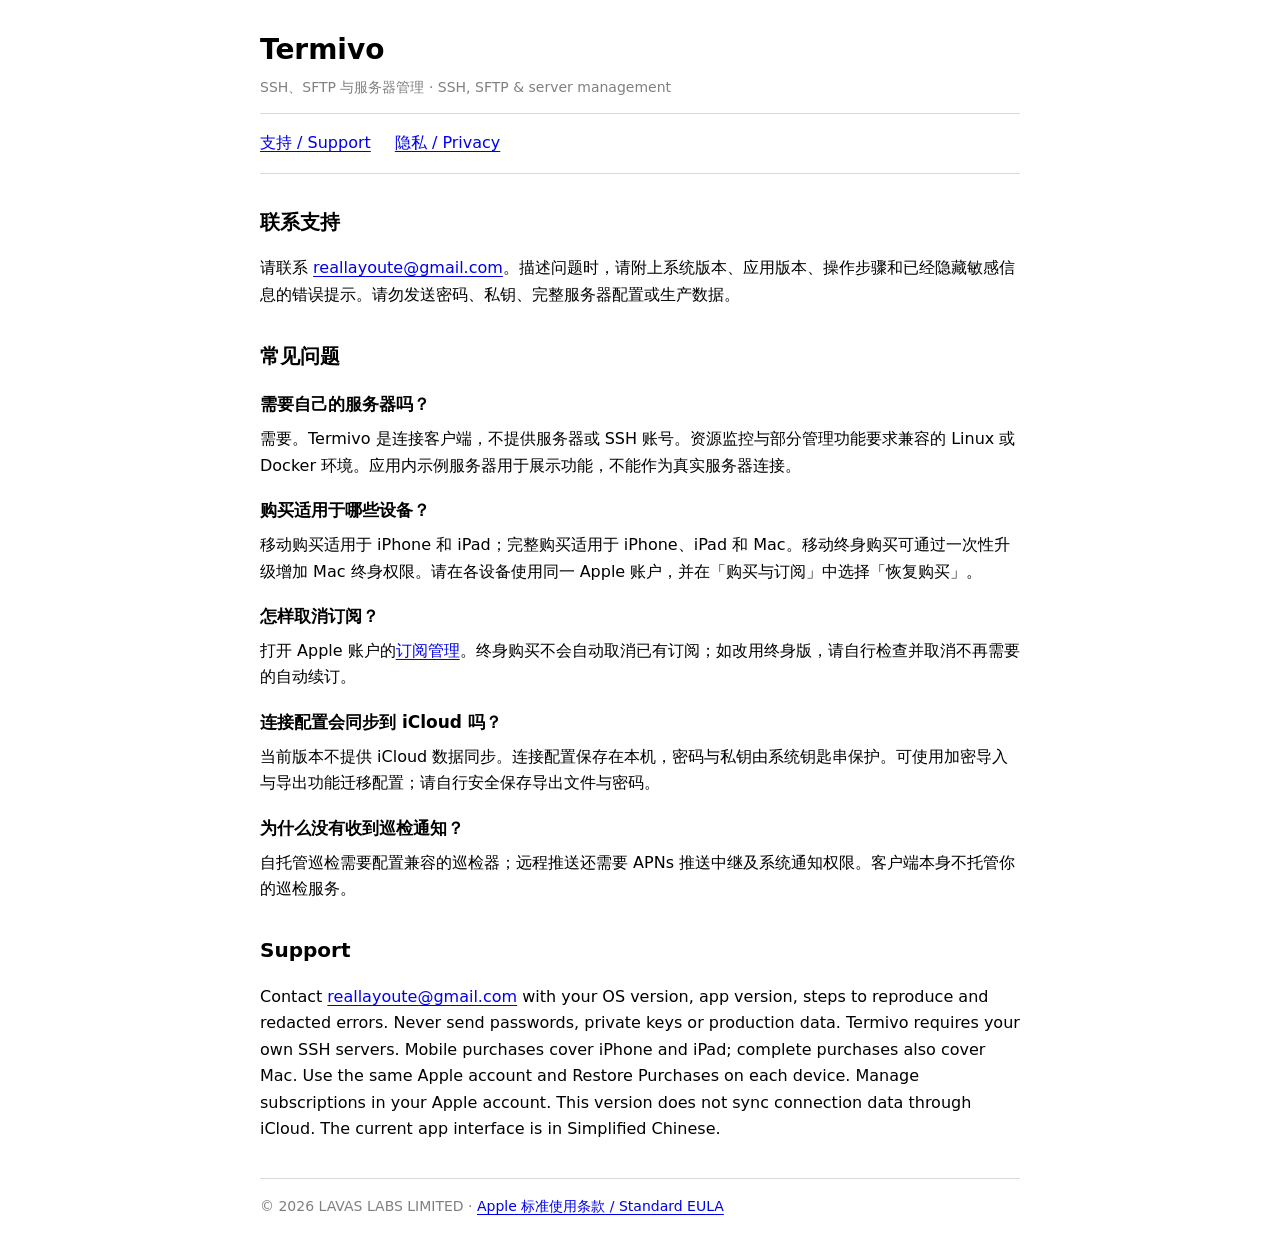
<file: index.html>
<!doctype html>
<html lang="zh-Hans">
<head>
  <meta charset="utf-8"><meta name="viewport" content="width=device-width,initial-scale=1">
  <meta name="description" content="Termivo 支持：SSH、SFTP、服务器与 Docker 管理。">
  <title>Termivo · 支持 / Support</title>
  <link rel="stylesheet" href="style.css">
</head>
<body><main>
  <header><h1>Termivo</h1><p>SSH、SFTP 与服务器管理 · SSH, SFTP &amp; server management</p></header>
  <nav><a href="index.html" aria-current="page">支持 / Support</a><a href="privacy.html">隐私 / Privacy</a></nav>
  <h2>联系支持</h2>
  <p>请联系 <a href="mailto:reallayoute@gmail.com">reallayoute@gmail.com</a>。描述问题时，请附上系统版本、应用版本、操作步骤和已经隐藏敏感信息的错误提示。请勿发送密码、私钥、完整服务器配置或生产数据。</p>
  <h2>常见问题</h2>
  <h3>需要自己的服务器吗？</h3><p>需要。Termivo 是连接客户端，不提供服务器或 SSH 账号。资源监控与部分管理功能要求兼容的 Linux 或 Docker 环境。应用内示例服务器用于展示功能，不能作为真实服务器连接。</p>
  <h3>购买适用于哪些设备？</h3><p>移动购买适用于 iPhone 和 iPad；完整购买适用于 iPhone、iPad 和 Mac。移动终身购买可通过一次性升级增加 Mac 终身权限。请在各设备使用同一 Apple 账户，并在「购买与订阅」中选择「恢复购买」。</p>
  <h3>怎样取消订阅？</h3><p>打开 Apple 账户的<a href="https://apps.apple.com/account/subscriptions">订阅管理</a>。终身购买不会自动取消已有订阅；如改用终身版，请自行检查并取消不再需要的自动续订。</p>
  <h3>连接配置会同步到 iCloud 吗？</h3><p>当前版本不提供 iCloud 数据同步。连接配置保存在本机，密码与私钥由系统钥匙串保护。可使用加密导入与导出功能迁移配置；请自行安全保存导出文件与密码。</p>
  <h3>为什么没有收到巡检通知？</h3><p>自托管巡检需要配置兼容的巡检器；远程推送还需要 APNs 推送中继及系统通知权限。客户端本身不托管你的巡检服务。</p>
  <h2 lang="en">Support</h2>
  <p lang="en">Contact <a href="mailto:reallayoute@gmail.com">reallayoute@gmail.com</a> with your OS version, app version, steps to reproduce and redacted errors. Never send passwords, private keys or production data. Termivo requires your own SSH servers. Mobile purchases cover iPhone and iPad; complete purchases also cover Mac. Use the same Apple account and Restore Purchases on each device. Manage subscriptions in your Apple account. This version does not sync connection data through iCloud. The current app interface is in Simplified Chinese.</p>
  <footer>© 2026 LAVAS LABS LIMITED · <a href="https://www.apple.com/legal/internet-services/itunes/dev/stdeula/">Apple 标准使用条款 / Standard EULA</a></footer>
</main></body></html>
</file>
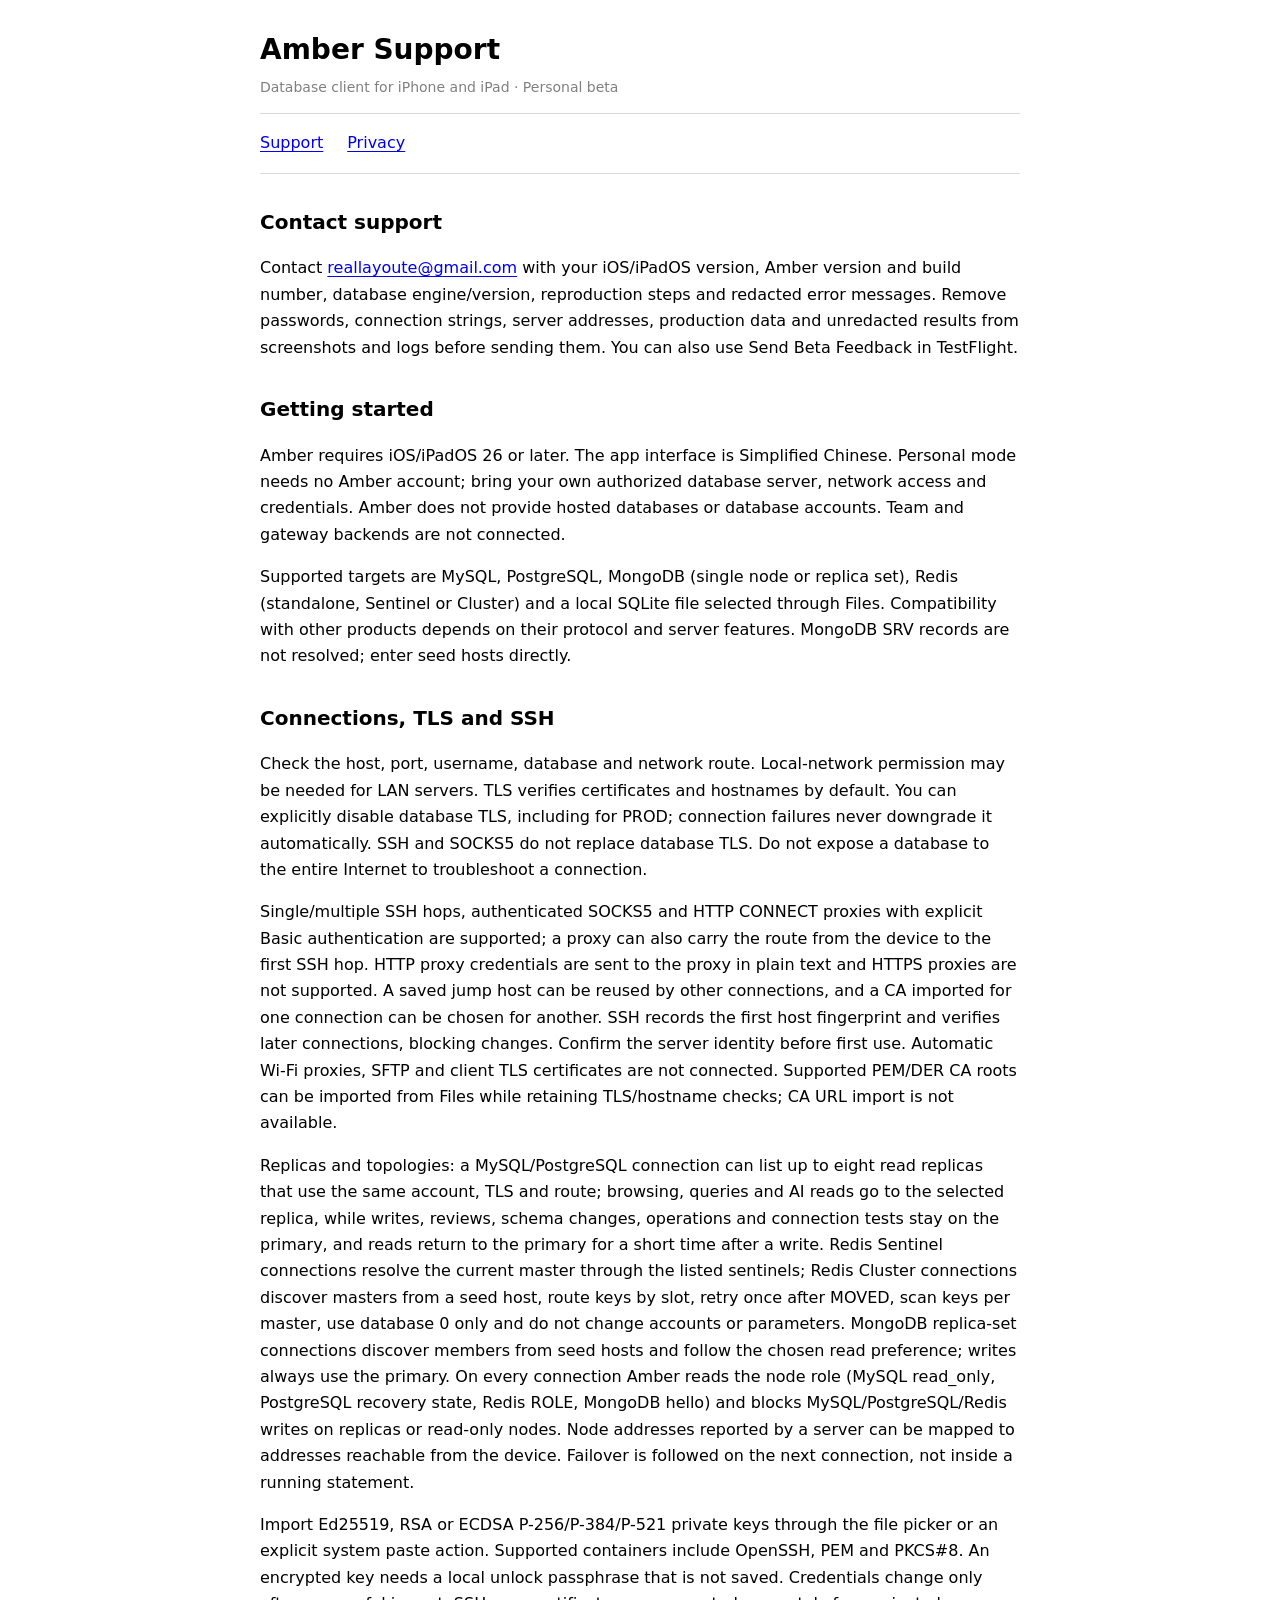
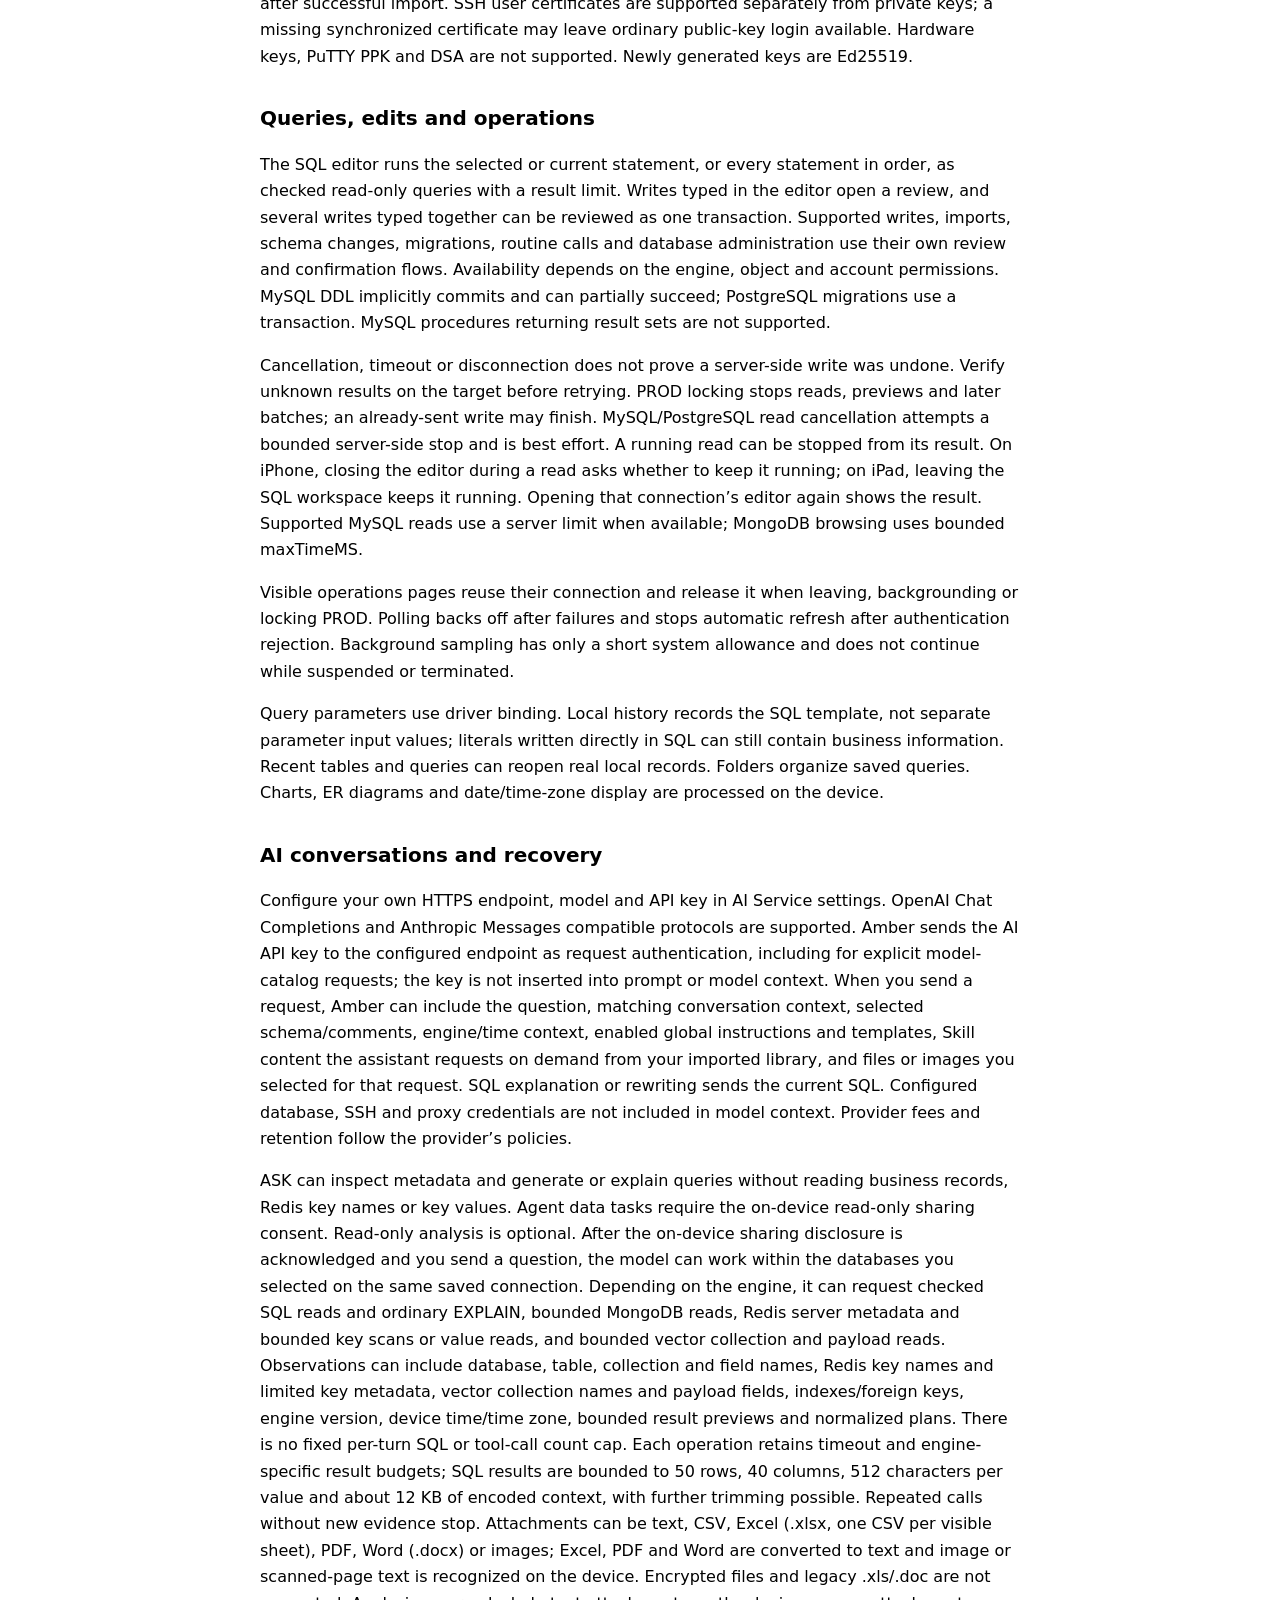
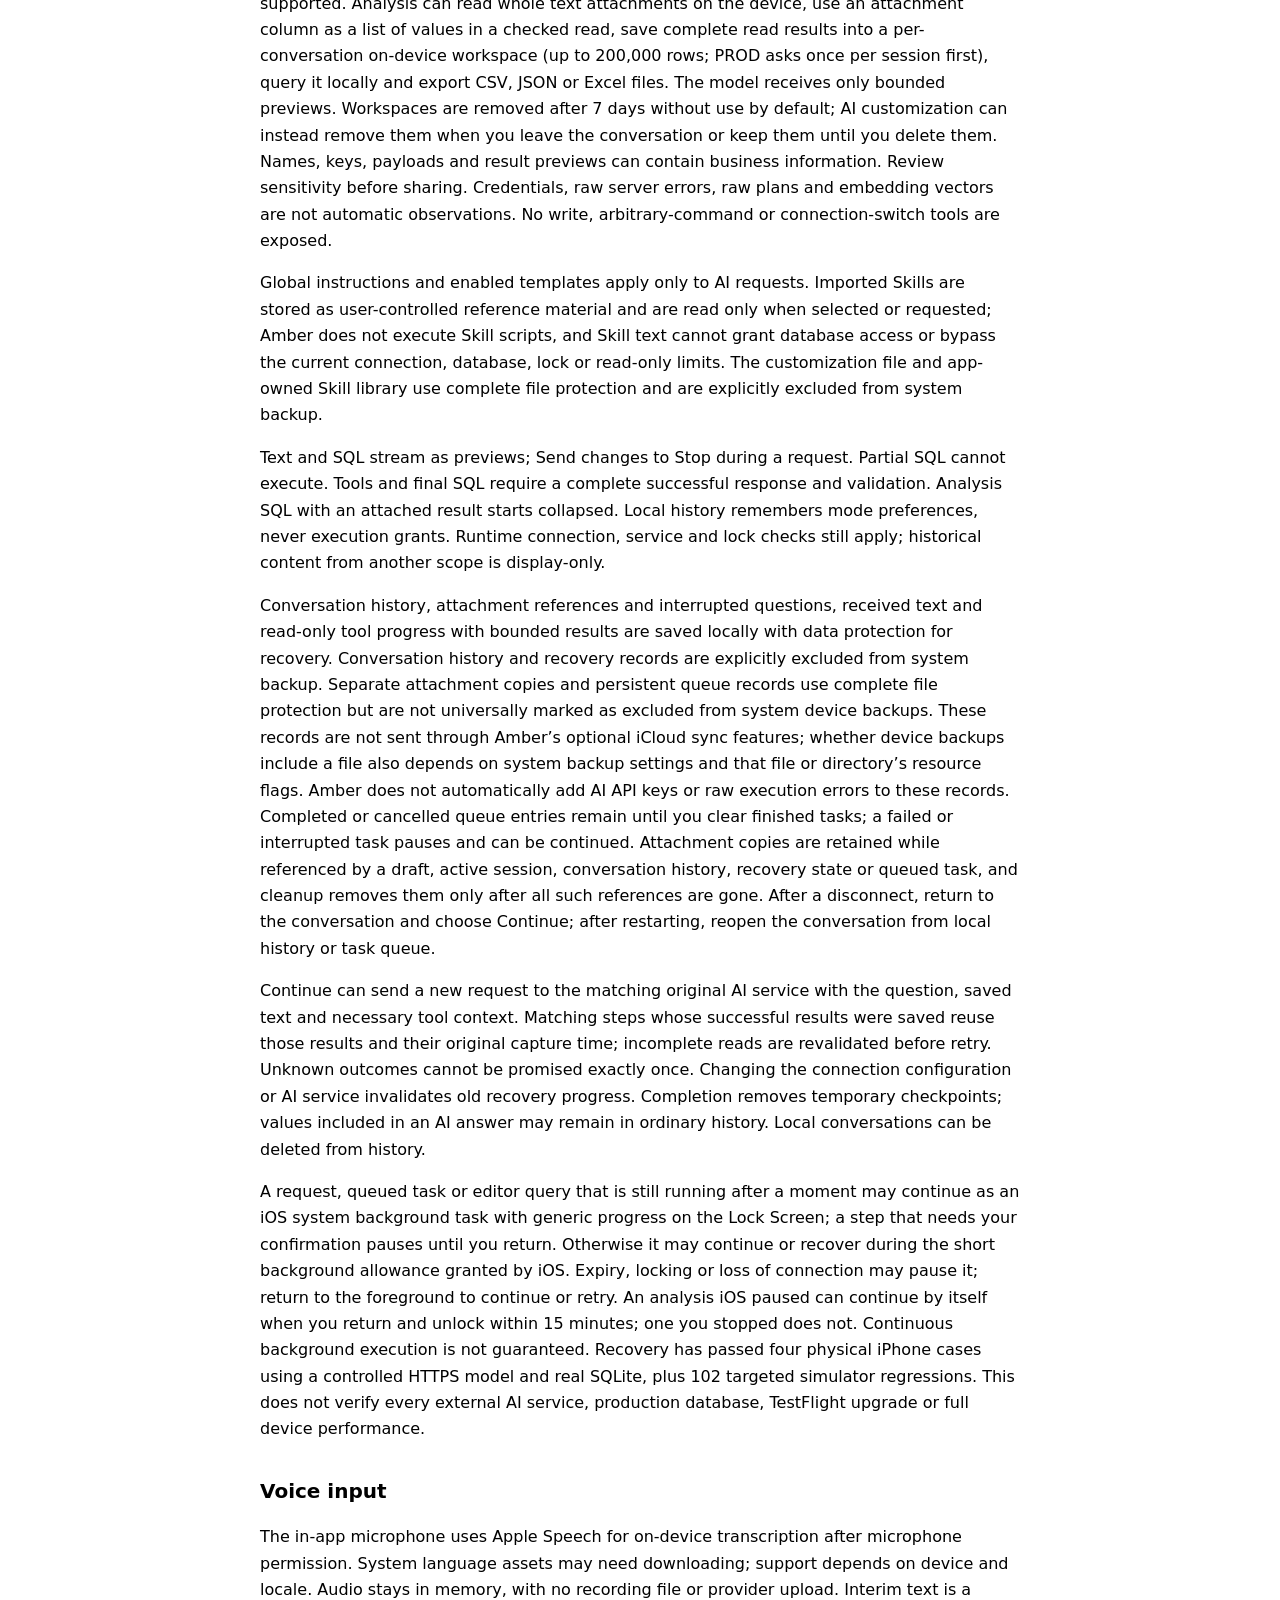
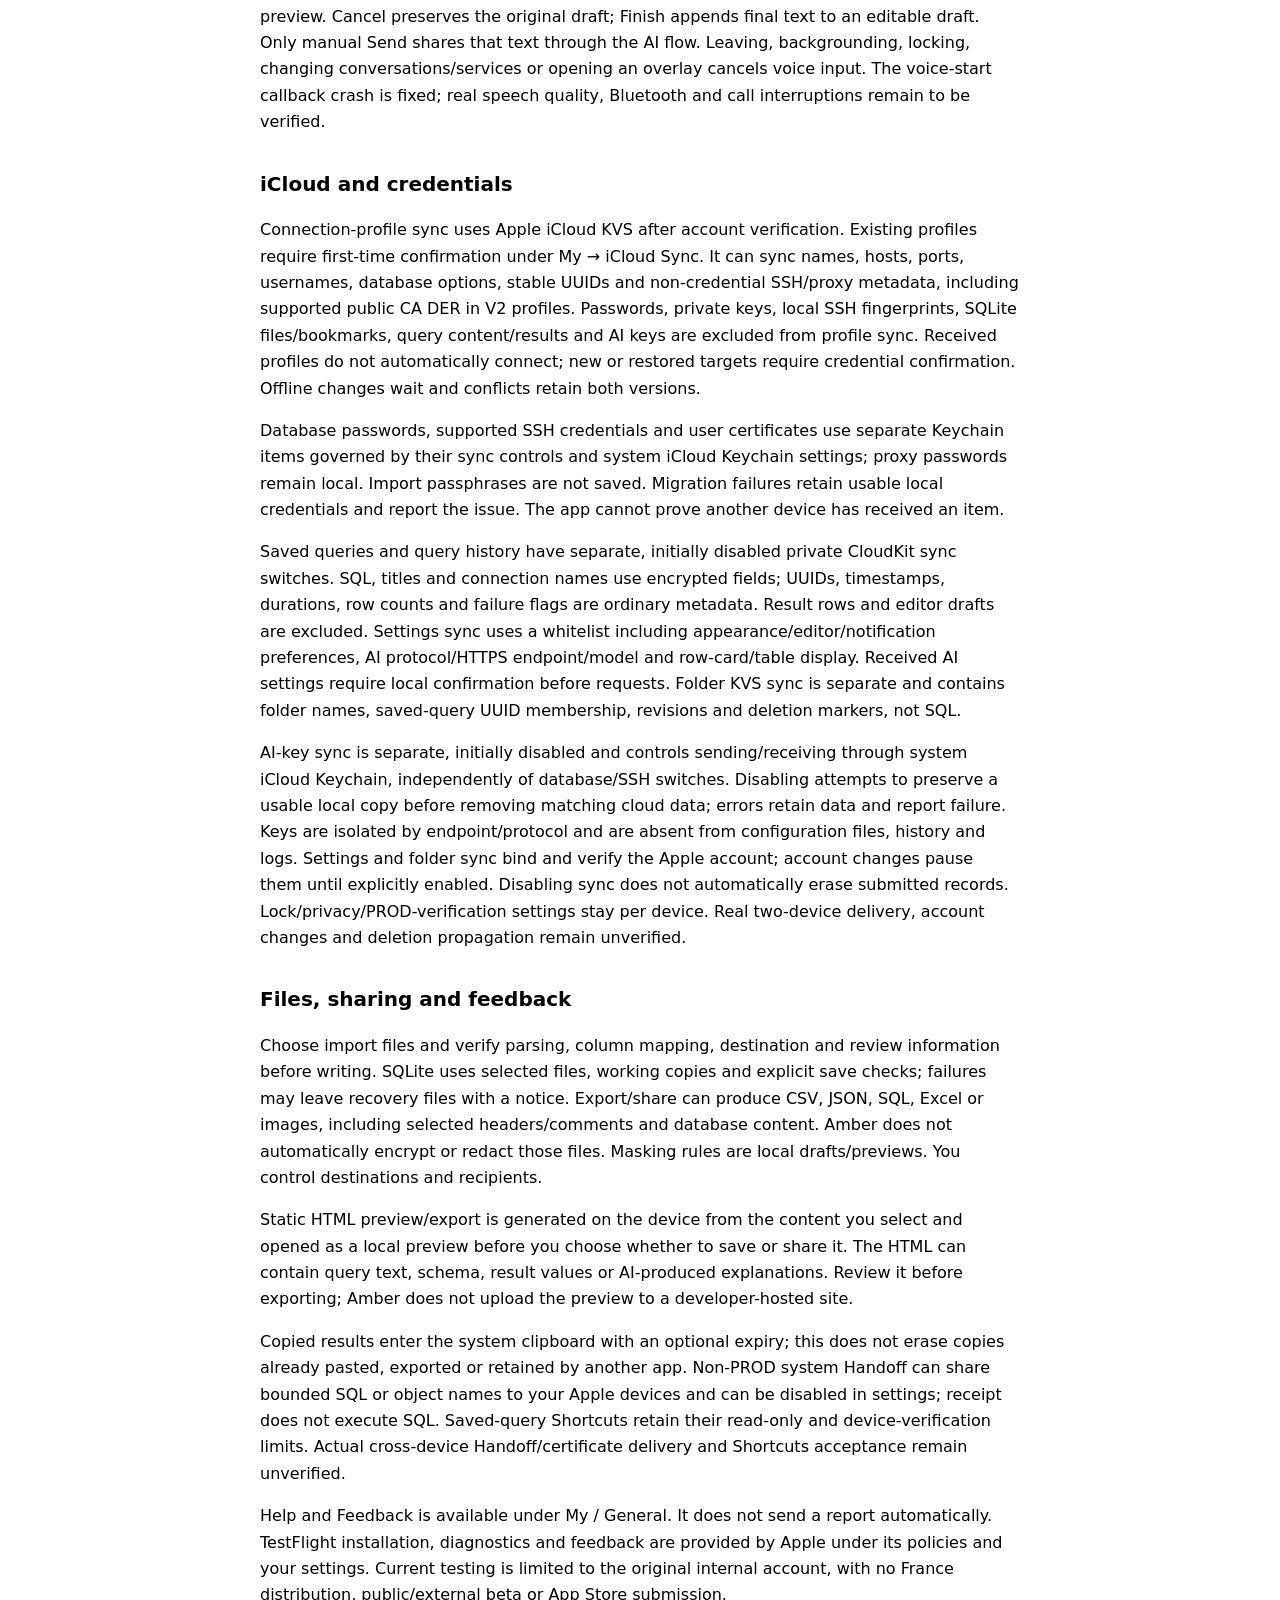
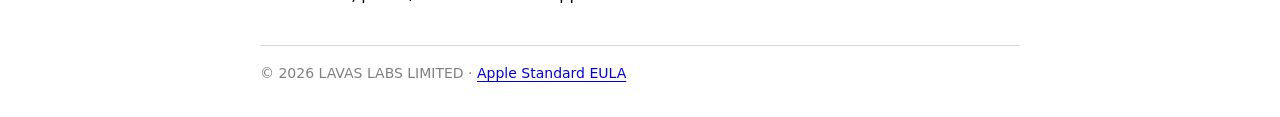
<file: amber/index.html>
<!doctype html>
<html lang="en"><head>
<meta charset="utf-8"><meta name="viewport" content="width=device-width,initial-scale=1">
<meta name="description" content="Amber support: database connections, AI conversations, files, iCloud settings and TestFlight feedback."><title>Amber · Support</title>
<link rel="stylesheet" href="../style.css"></head><body><main>
<header><h1>Amber Support</h1><p>Database client for iPhone and iPad · Personal beta</p></header>
<nav aria-label="Main"><a href="index.html" aria-current="page">Support</a><a href="privacy.html">Privacy</a></nav>
<section><h2>Contact support</h2>
<p>Contact <a href="mailto:reallayoute@gmail.com">reallayoute@gmail.com</a> with your iOS/iPadOS version, Amber version and build number, database engine/version, reproduction steps and redacted error messages. Remove passwords, connection strings, server addresses, production data and unredacted results from screenshots and logs before sending them. You can also use Send Beta Feedback in TestFlight.</p>
</section>
<section><h2>Getting started</h2>
<p>Amber requires iOS/iPadOS 26 or later. The app interface is Simplified Chinese. Personal mode needs no Amber account; bring your own authorized database server, network access and credentials. Amber does not provide hosted databases or database accounts. Team and gateway backends are not connected.</p>
<p>Supported targets are MySQL, PostgreSQL, MongoDB (single node or replica set), Redis (standalone, Sentinel or Cluster) and a local SQLite file selected through Files. Compatibility with other products depends on their protocol and server features. MongoDB SRV records are not resolved; enter seed hosts directly.</p>
</section>
<section><h2>Connections, TLS and SSH</h2>
<p>Check the host, port, username, database and network route. Local-network permission may be needed for LAN servers. TLS verifies certificates and hostnames by default. You can explicitly disable database TLS, including for PROD; connection failures never downgrade it automatically. SSH and SOCKS5 do not replace database TLS. Do not expose a database to the entire Internet to troubleshoot a connection.</p>
<p>Single/multiple SSH hops, authenticated SOCKS5 and HTTP CONNECT proxies with explicit Basic authentication are supported; a proxy can also carry the route from the device to the first SSH hop. HTTP proxy credentials are sent to the proxy in plain text and HTTPS proxies are not supported. A saved jump host can be reused by other connections, and a CA imported for one connection can be chosen for another. SSH records the first host fingerprint and verifies later connections, blocking changes. Confirm the server identity before first use. Automatic Wi-Fi proxies, SFTP and client TLS certificates are not connected. Supported PEM/DER CA roots can be imported from Files while retaining TLS/hostname checks; CA URL import is not available.</p>
<p>Replicas and topologies: a MySQL/PostgreSQL connection can list up to eight read replicas that use the same account, TLS and route; browsing, queries and AI reads go to the selected replica, while writes, reviews, schema changes, operations and connection tests stay on the primary, and reads return to the primary for a short time after a write. Redis Sentinel connections resolve the current master through the listed sentinels; Redis Cluster connections discover masters from a seed host, route keys by slot, retry once after MOVED, scan keys per master, use database 0 only and do not change accounts or parameters. MongoDB replica-set connections discover members from seed hosts and follow the chosen read preference; writes always use the primary. On every connection Amber reads the node role (MySQL read_only, PostgreSQL recovery state, Redis ROLE, MongoDB hello) and blocks MySQL/PostgreSQL/Redis writes on replicas or read-only nodes. Node addresses reported by a server can be mapped to addresses reachable from the device. Failover is followed on the next connection, not inside a running statement.</p>
<p>Import Ed25519, RSA or ECDSA P-256/P-384/P-521 private keys through the file picker or an explicit system paste action. Supported containers include OpenSSH, PEM and PKCS#8. An encrypted key needs a local unlock passphrase that is not saved. Credentials change only after successful import. SSH user certificates are supported separately from private keys; a missing synchronized certificate may leave ordinary public-key login available. Hardware keys, PuTTY PPK and DSA are not supported. Newly generated keys are Ed25519.</p>
</section>
<section><h2>Queries, edits and operations</h2>
<p>The SQL editor runs the selected or current statement, or every statement in order, as checked read-only queries with a result limit. Writes typed in the editor open a review, and several writes typed together can be reviewed as one transaction. Supported writes, imports, schema changes, migrations, routine calls and database administration use their own review and confirmation flows. Availability depends on the engine, object and account permissions. MySQL DDL implicitly commits and can partially succeed; PostgreSQL migrations use a transaction. MySQL procedures returning result sets are not supported.</p>
<p>Cancellation, timeout or disconnection does not prove a server-side write was undone. Verify unknown results on the target before retrying. PROD locking stops reads, previews and later batches; an already-sent write may finish. MySQL/PostgreSQL read cancellation attempts a bounded server-side stop and is best effort. A running read can be stopped from its result. On iPhone, closing the editor during a read asks whether to keep it running; on iPad, leaving the SQL workspace keeps it running. Opening that connection’s editor again shows the result. Supported MySQL reads use a server limit when available; MongoDB browsing uses bounded maxTimeMS.</p>
<p>Visible operations pages reuse their connection and release it when leaving, backgrounding or locking PROD. Polling backs off after failures and stops automatic refresh after authentication rejection. Background sampling has only a short system allowance and does not continue while suspended or terminated.</p>
<p>Query parameters use driver binding. Local history records the SQL template, not separate parameter input values; literals written directly in SQL can still contain business information. Recent tables and queries can reopen real local records. Folders organize saved queries. Charts, ER diagrams and date/time-zone display are processed on the device.</p>
</section>
<section><h2>AI conversations and recovery</h2>
<p>Configure your own HTTPS endpoint, model and API key in AI Service settings. OpenAI Chat Completions and Anthropic Messages compatible protocols are supported. Amber sends the AI API key to the configured endpoint as request authentication, including for explicit model-catalog requests; the key is not inserted into prompt or model context. When you send a request, Amber can include the question, matching conversation context, selected schema/comments, engine/time context, enabled global instructions and templates, Skill content the assistant requests on demand from your imported library, and files or images you selected for that request. SQL explanation or rewriting sends the current SQL. Configured database, SSH and proxy credentials are not included in model context. Provider fees and retention follow the provider’s policies.</p>
<p>ASK can inspect metadata and generate or explain queries without reading business records, Redis key names or key values. Agent data tasks require the on-device read-only sharing consent. Read-only analysis is optional. After the on-device sharing disclosure is acknowledged and you send a question, the model can work within the databases you selected on the same saved connection. Depending on the engine, it can request checked SQL reads and ordinary EXPLAIN, bounded MongoDB reads, Redis server metadata and bounded key scans or value reads, and bounded vector collection and payload reads. Observations can include database, table, collection and field names, Redis key names and limited key metadata, vector collection names and payload fields, indexes/foreign keys, engine version, device time/time zone, bounded result previews and normalized plans. There is no fixed per-turn SQL or tool-call count cap. Each operation retains timeout and engine-specific result budgets; SQL results are bounded to 50 rows, 40 columns, 512 characters per value and about 12 KB of encoded context, with further trimming possible. Repeated calls without new evidence stop. Attachments can be text, CSV, Excel (.xlsx, one CSV per visible sheet), PDF, Word (.docx) or images; Excel, PDF and Word are converted to text and image or scanned-page text is recognized on the device. Encrypted files and legacy .xls/.doc are not supported. Analysis can read whole text attachments on the device, use an attachment column as a list of values in a checked read, save complete read results into a per-conversation on-device workspace (up to 200,000 rows; PROD asks once per session first), query it locally and export CSV, JSON or Excel files. The model receives only bounded previews. Workspaces are removed after 7 days without use by default; AI customization can instead remove them when you leave the conversation or keep them until you delete them. Names, keys, payloads and result previews can contain business information. Review sensitivity before sharing. Credentials, raw server errors, raw plans and embedding vectors are not automatic observations. No write, arbitrary-command or connection-switch tools are exposed.</p>
<p>Global instructions and enabled templates apply only to AI requests. Imported Skills are stored as user-controlled reference material and are read only when selected or requested; Amber does not execute Skill scripts, and Skill text cannot grant database access or bypass the current connection, database, lock or read-only limits. The customization file and app-owned Skill library use complete file protection and are explicitly excluded from system backup.</p>
<p>Text and SQL stream as previews; Send changes to Stop during a request. Partial SQL cannot execute. Tools and final SQL require a complete successful response and validation. Analysis SQL with an attached result starts collapsed. Local history remembers mode preferences, never execution grants. Runtime connection, service and lock checks still apply; historical content from another scope is display-only.</p>
<p>Conversation history, attachment references and interrupted questions, received text and read-only tool progress with bounded results are saved locally with data protection for recovery. Conversation history and recovery records are explicitly excluded from system backup. Separate attachment copies and persistent queue records use complete file protection but are not universally marked as excluded from system device backups. These records are not sent through Amber’s optional iCloud sync features; whether device backups include a file also depends on system backup settings and that file or directory’s resource flags. Amber does not automatically add AI API keys or raw execution errors to these records. Completed or cancelled queue entries remain until you clear finished tasks; a failed or interrupted task pauses and can be continued. Attachment copies are retained while referenced by a draft, active session, conversation history, recovery state or queued task, and cleanup removes them only after all such references are gone. After a disconnect, return to the conversation and choose Continue; after restarting, reopen the conversation from local history or task queue.</p>
<p>Continue can send a new request to the matching original AI service with the question, saved text and necessary tool context. Matching steps whose successful results were saved reuse those results and their original capture time; incomplete reads are revalidated before retry. Unknown outcomes cannot be promised exactly once. Changing the connection configuration or AI service invalidates old recovery progress. Completion removes temporary checkpoints; values included in an AI answer may remain in ordinary history. Local conversations can be deleted from history.</p>
<p>A request, queued task or editor query that is still running after a moment may continue as an iOS system background task with generic progress on the Lock Screen; a step that needs your confirmation pauses until you return. Otherwise it may continue or recover during the short background allowance granted by iOS. Expiry, locking or loss of connection may pause it; return to the foreground to continue or retry. An analysis iOS paused can continue by itself when you return and unlock within 15 minutes; one you stopped does not. Continuous background execution is not guaranteed. Recovery has passed four physical iPhone cases using a controlled HTTPS model and real SQLite, plus 102 targeted simulator regressions. This does not verify every external AI service, production database, TestFlight upgrade or full device performance.</p>
</section>
<section><h2>Voice input</h2>
<p>The in-app microphone uses Apple Speech for on-device transcription after microphone permission. System language assets may need downloading; support depends on device and locale. Audio stays in memory, with no recording file or provider upload. Interim text is a preview. Cancel preserves the original draft; Finish appends final text to an editable draft. Only manual Send shares that text through the AI flow. Leaving, backgrounding, locking, changing conversations/services or opening an overlay cancels voice input. The voice-start callback crash is fixed; real speech quality, Bluetooth and call interruptions remain to be verified.</p>
</section>
<section><h2>iCloud and credentials</h2>
<p>Connection-profile sync uses Apple iCloud KVS after account verification. Existing profiles require first-time confirmation under My → iCloud Sync. It can sync names, hosts, ports, usernames, database options, stable UUIDs and non-credential SSH/proxy metadata, including supported public CA DER in V2 profiles. Passwords, private keys, local SSH fingerprints, SQLite files/bookmarks, query content/results and AI keys are excluded from profile sync. Received profiles do not automatically connect; new or restored targets require credential confirmation. Offline changes wait and conflicts retain both versions.</p>
<p>Database passwords, supported SSH credentials and user certificates use separate Keychain items governed by their sync controls and system iCloud Keychain settings; proxy passwords remain local. Import passphrases are not saved. Migration failures retain usable local credentials and report the issue. The app cannot prove another device has received an item.</p>
<p>Saved queries and query history have separate, initially disabled private CloudKit sync switches. SQL, titles and connection names use encrypted fields; UUIDs, timestamps, durations, row counts and failure flags are ordinary metadata. Result rows and editor drafts are excluded. Settings sync uses a whitelist including appearance/editor/notification preferences, AI protocol/HTTPS endpoint/model and row-card/table display. Received AI settings require local confirmation before requests. Folder KVS sync is separate and contains folder names, saved-query UUID membership, revisions and deletion markers, not SQL.</p>
<p>AI-key sync is separate, initially disabled and controls sending/receiving through system iCloud Keychain, independently of database/SSH switches. Disabling attempts to preserve a usable local copy before removing matching cloud data; errors retain data and report failure. Keys are isolated by endpoint/protocol and are absent from configuration files, history and logs. Settings and folder sync bind and verify the Apple account; account changes pause them until explicitly enabled. Disabling sync does not automatically erase submitted records. Lock/privacy/PROD-verification settings stay per device. Real two-device delivery, account changes and deletion propagation remain unverified.</p>
</section>
<section><h2>Files, sharing and feedback</h2>
<p>Choose import files and verify parsing, column mapping, destination and review information before writing. SQLite uses selected files, working copies and explicit save checks; failures may leave recovery files with a notice. Export/share can produce CSV, JSON, SQL, Excel or images, including selected headers/comments and database content. Amber does not automatically encrypt or redact those files. Masking rules are local drafts/previews. You control destinations and recipients.</p>
<p>Static HTML preview/export is generated on the device from the content you select and opened as a local preview before you choose whether to save or share it. The HTML can contain query text, schema, result values or AI-produced explanations. Review it before exporting; Amber does not upload the preview to a developer-hosted site.</p>
<p>Copied results enter the system clipboard with an optional expiry; this does not erase copies already pasted, exported or retained by another app. Non-PROD system Handoff can share bounded SQL or object names to your Apple devices and can be disabled in settings; receipt does not execute SQL. Saved-query Shortcuts retain their read-only and device-verification limits. Actual cross-device Handoff/certificate delivery and Shortcuts acceptance remain unverified.</p>
<p>Help and Feedback is available under My / General. It does not send a report automatically. TestFlight installation, diagnostics and feedback are provided by Apple under its policies and your settings. Current testing is limited to the original internal account, with no France distribution, public/external beta or App Store submission.</p>
</section>
<footer>© 2026 LAVAS LABS LIMITED · <a href="https://www.apple.com/legal/internet-services/itunes/dev/stdeula/">Apple Standard EULA</a></footer>
</main></body></html>
</file>
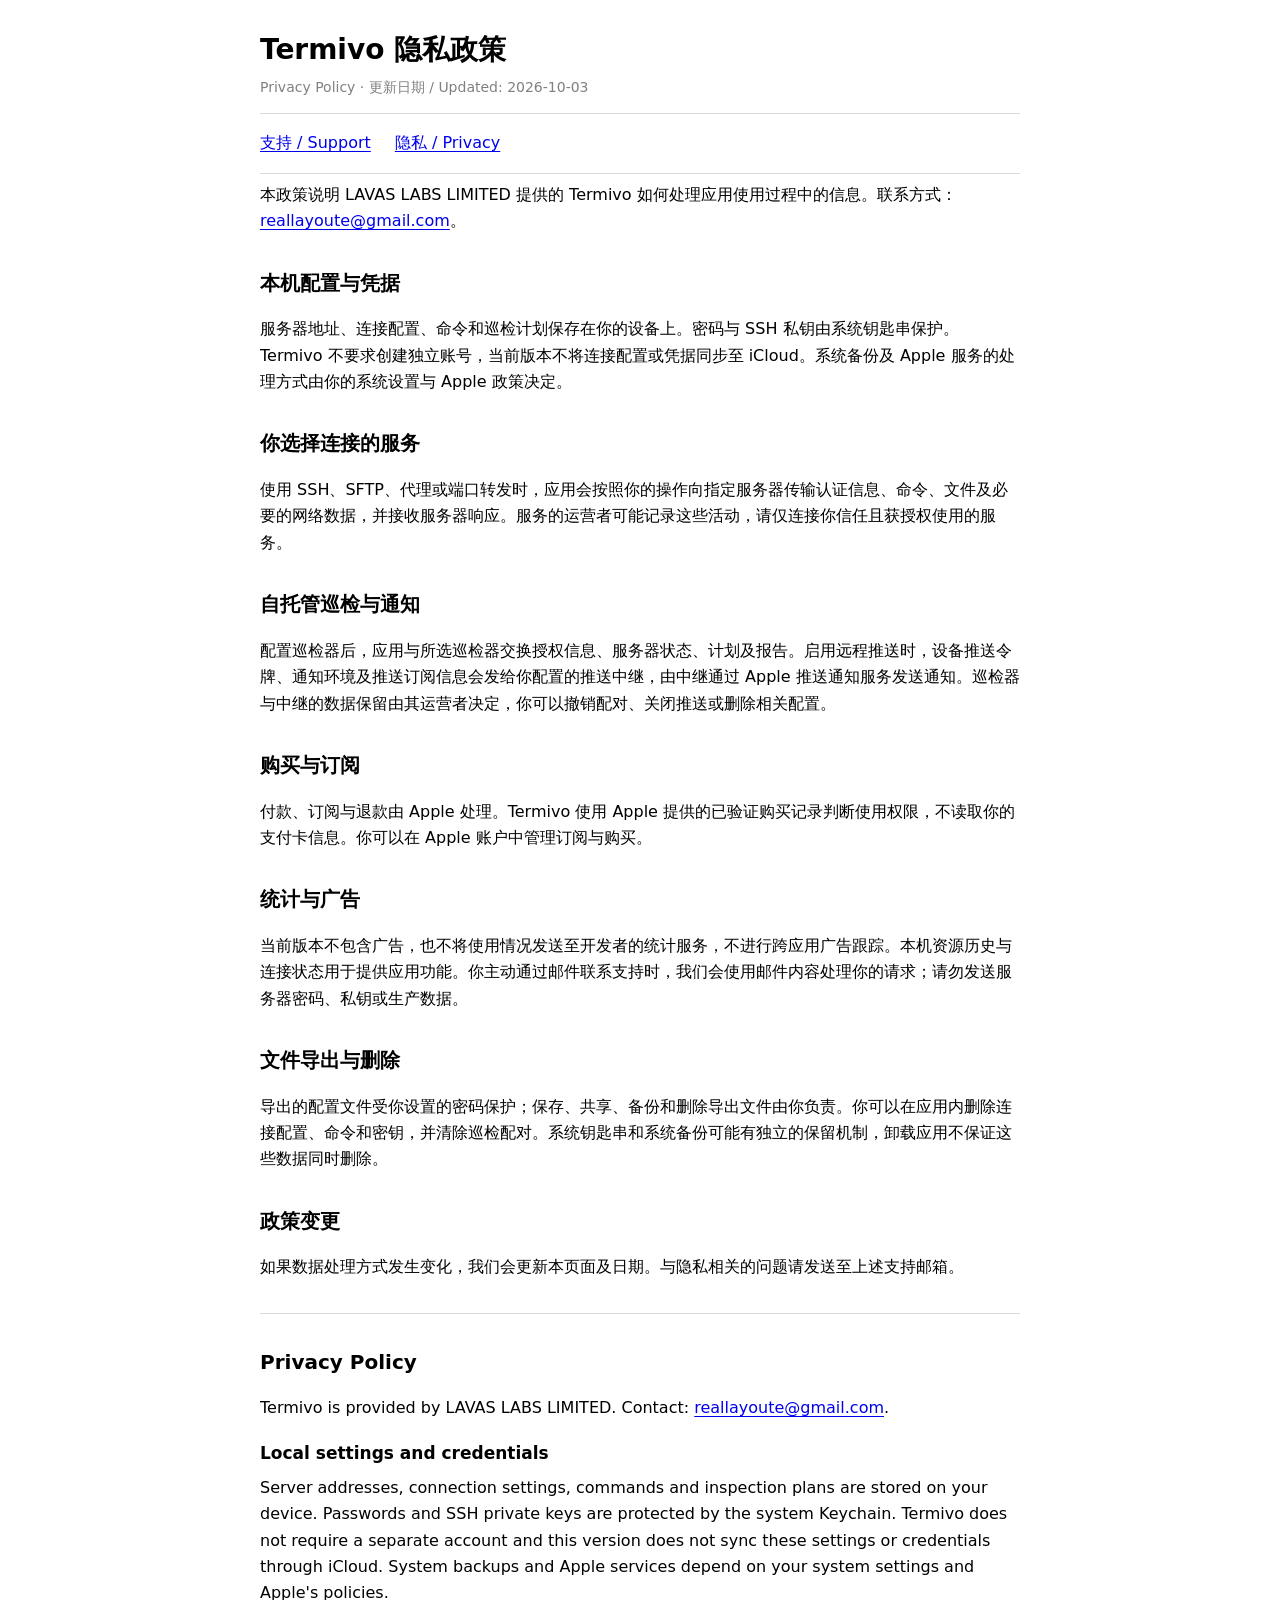
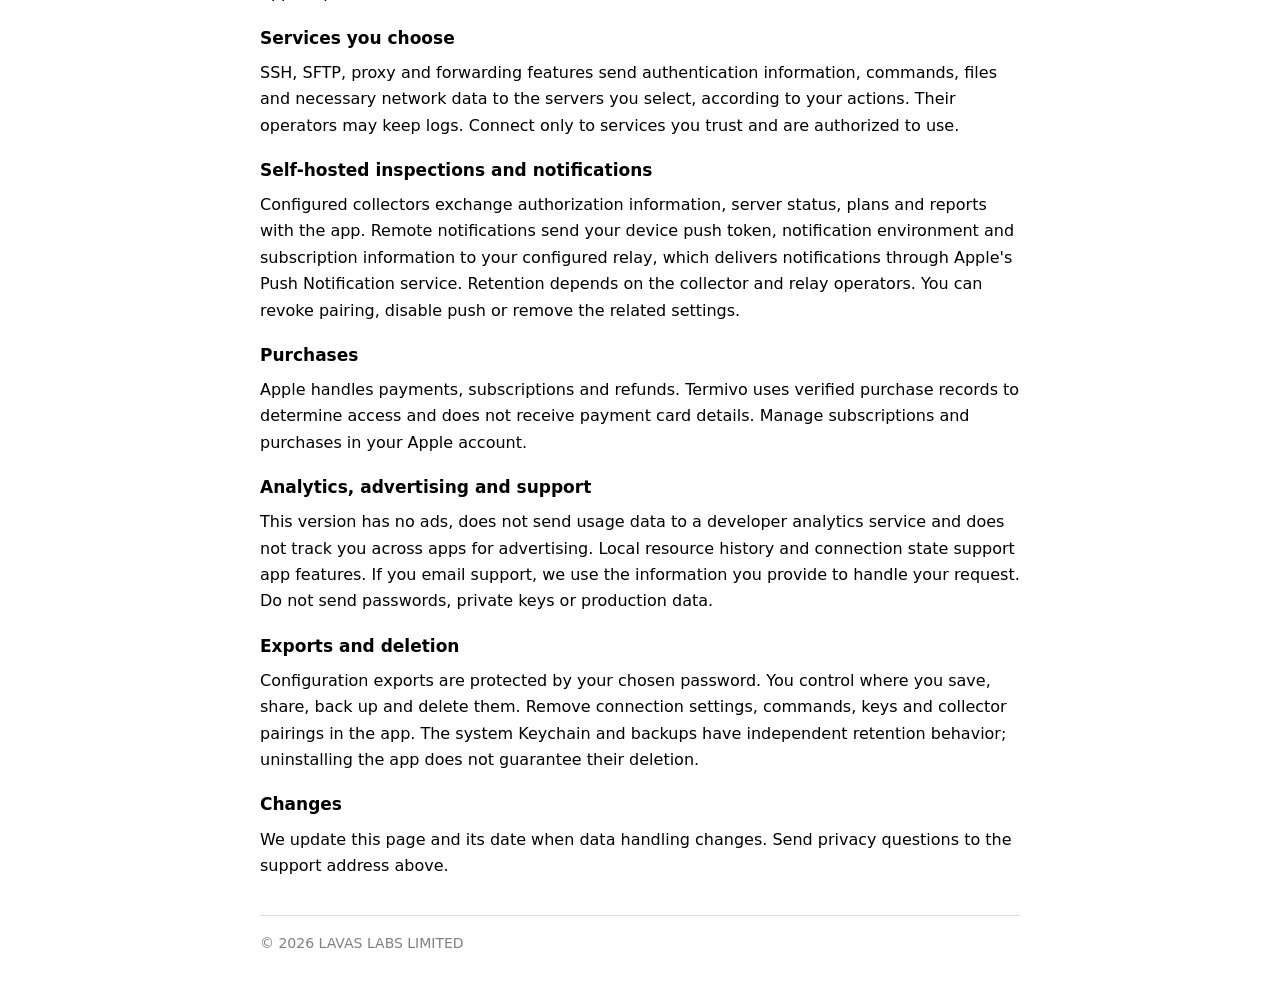
<file: privacy.html>
<!doctype html>
<html lang="zh-Hans">
<head>
  <meta charset="utf-8"><meta name="viewport" content="width=device-width,initial-scale=1">
  <meta name="description" content="Termivo 隐私政策 / Privacy Policy">
  <title>Termivo · 隐私政策 / Privacy Policy</title>
  <link rel="stylesheet" href="style.css">
</head>
<body><main>
  <header><h1>Termivo 隐私政策</h1><p>Privacy Policy · 更新日期 / Updated: 2026-10-03</p></header>
  <nav><a href="index.html">支持 / Support</a><a href="privacy.html" aria-current="page">隐私 / Privacy</a></nav>
  <p>本政策说明 LAVAS LABS LIMITED 提供的 Termivo 如何处理应用使用过程中的信息。联系方式：<a href="mailto:reallayoute@gmail.com">reallayoute@gmail.com</a>。</p>
  <h2>本机配置与凭据</h2><p>服务器地址、连接配置、命令和巡检计划保存在你的设备上。密码与 SSH 私钥由系统钥匙串保护。Termivo 不要求创建独立账号，当前版本不将连接配置或凭据同步至 iCloud。系统备份及 Apple 服务的处理方式由你的系统设置与 Apple 政策决定。</p>
  <h2>你选择连接的服务</h2><p>使用 SSH、SFTP、代理或端口转发时，应用会按照你的操作向指定服务器传输认证信息、命令、文件及必要的网络数据，并接收服务器响应。服务的运营者可能记录这些活动，请仅连接你信任且获授权使用的服务。</p>
  <h2>自托管巡检与通知</h2><p>配置巡检器后，应用与所选巡检器交换授权信息、服务器状态、计划及报告。启用远程推送时，设备推送令牌、通知环境及推送订阅信息会发给你配置的推送中继，由中继通过 Apple 推送通知服务发送通知。巡检器与中继的数据保留由其运营者决定，你可以撤销配对、关闭推送或删除相关配置。</p>
  <h2>购买与订阅</h2><p>付款、订阅与退款由 Apple 处理。Termivo 使用 Apple 提供的已验证购买记录判断使用权限，不读取你的支付卡信息。你可以在 Apple 账户中管理订阅与购买。</p>
  <h2>统计与广告</h2><p>当前版本不包含广告，也不将使用情况发送至开发者的统计服务，不进行跨应用广告跟踪。本机资源历史与连接状态用于提供应用功能。你主动通过邮件联系支持时，我们会使用邮件内容处理你的请求；请勿发送服务器密码、私钥或生产数据。</p>
  <h2>文件导出与删除</h2><p>导出的配置文件受你设置的密码保护；保存、共享、备份和删除导出文件由你负责。你可以在应用内删除连接配置、命令和密钥，并清除巡检配对。系统钥匙串和系统备份可能有独立的保留机制，卸载应用不保证这些数据同时删除。</p>
  <h2>政策变更</h2><p>如果数据处理方式发生变化，我们会更新本页面及日期。与隐私相关的问题请发送至上述支持邮箱。</p>
  <hr>
  <section lang="en"><h2>Privacy Policy</h2>
  <p>Termivo is provided by LAVAS LABS LIMITED. Contact: <a href="mailto:reallayoute@gmail.com">reallayoute@gmail.com</a>.</p>
  <h3>Local settings and credentials</h3><p>Server addresses, connection settings, commands and inspection plans are stored on your device. Passwords and SSH private keys are protected by the system Keychain. Termivo does not require a separate account and this version does not sync these settings or credentials through iCloud. System backups and Apple services depend on your system settings and Apple's policies.</p>
  <h3>Services you choose</h3><p>SSH, SFTP, proxy and forwarding features send authentication information, commands, files and necessary network data to the servers you select, according to your actions. Their operators may keep logs. Connect only to services you trust and are authorized to use.</p>
  <h3>Self-hosted inspections and notifications</h3><p>Configured collectors exchange authorization information, server status, plans and reports with the app. Remote notifications send your device push token, notification environment and subscription information to your configured relay, which delivers notifications through Apple's Push Notification service. Retention depends on the collector and relay operators. You can revoke pairing, disable push or remove the related settings.</p>
  <h3>Purchases</h3><p>Apple handles payments, subscriptions and refunds. Termivo uses verified purchase records to determine access and does not receive payment card details. Manage subscriptions and purchases in your Apple account.</p>
  <h3>Analytics, advertising and support</h3><p>This version has no ads, does not send usage data to a developer analytics service and does not track you across apps for advertising. Local resource history and connection state support app features. If you email support, we use the information you provide to handle your request. Do not send passwords, private keys or production data.</p>
  <h3>Exports and deletion</h3><p>Configuration exports are protected by your chosen password. You control where you save, share, back up and delete them. Remove connection settings, commands, keys and collector pairings in the app. The system Keychain and backups have independent retention behavior; uninstalling the app does not guarantee their deletion.</p>
  <h3>Changes</h3><p>We update this page and its date when data handling changes. Send privacy questions to the support address above.</p></section>
  <footer>© 2026 LAVAS LABS LIMITED</footer>
</main></body></html>
</file>
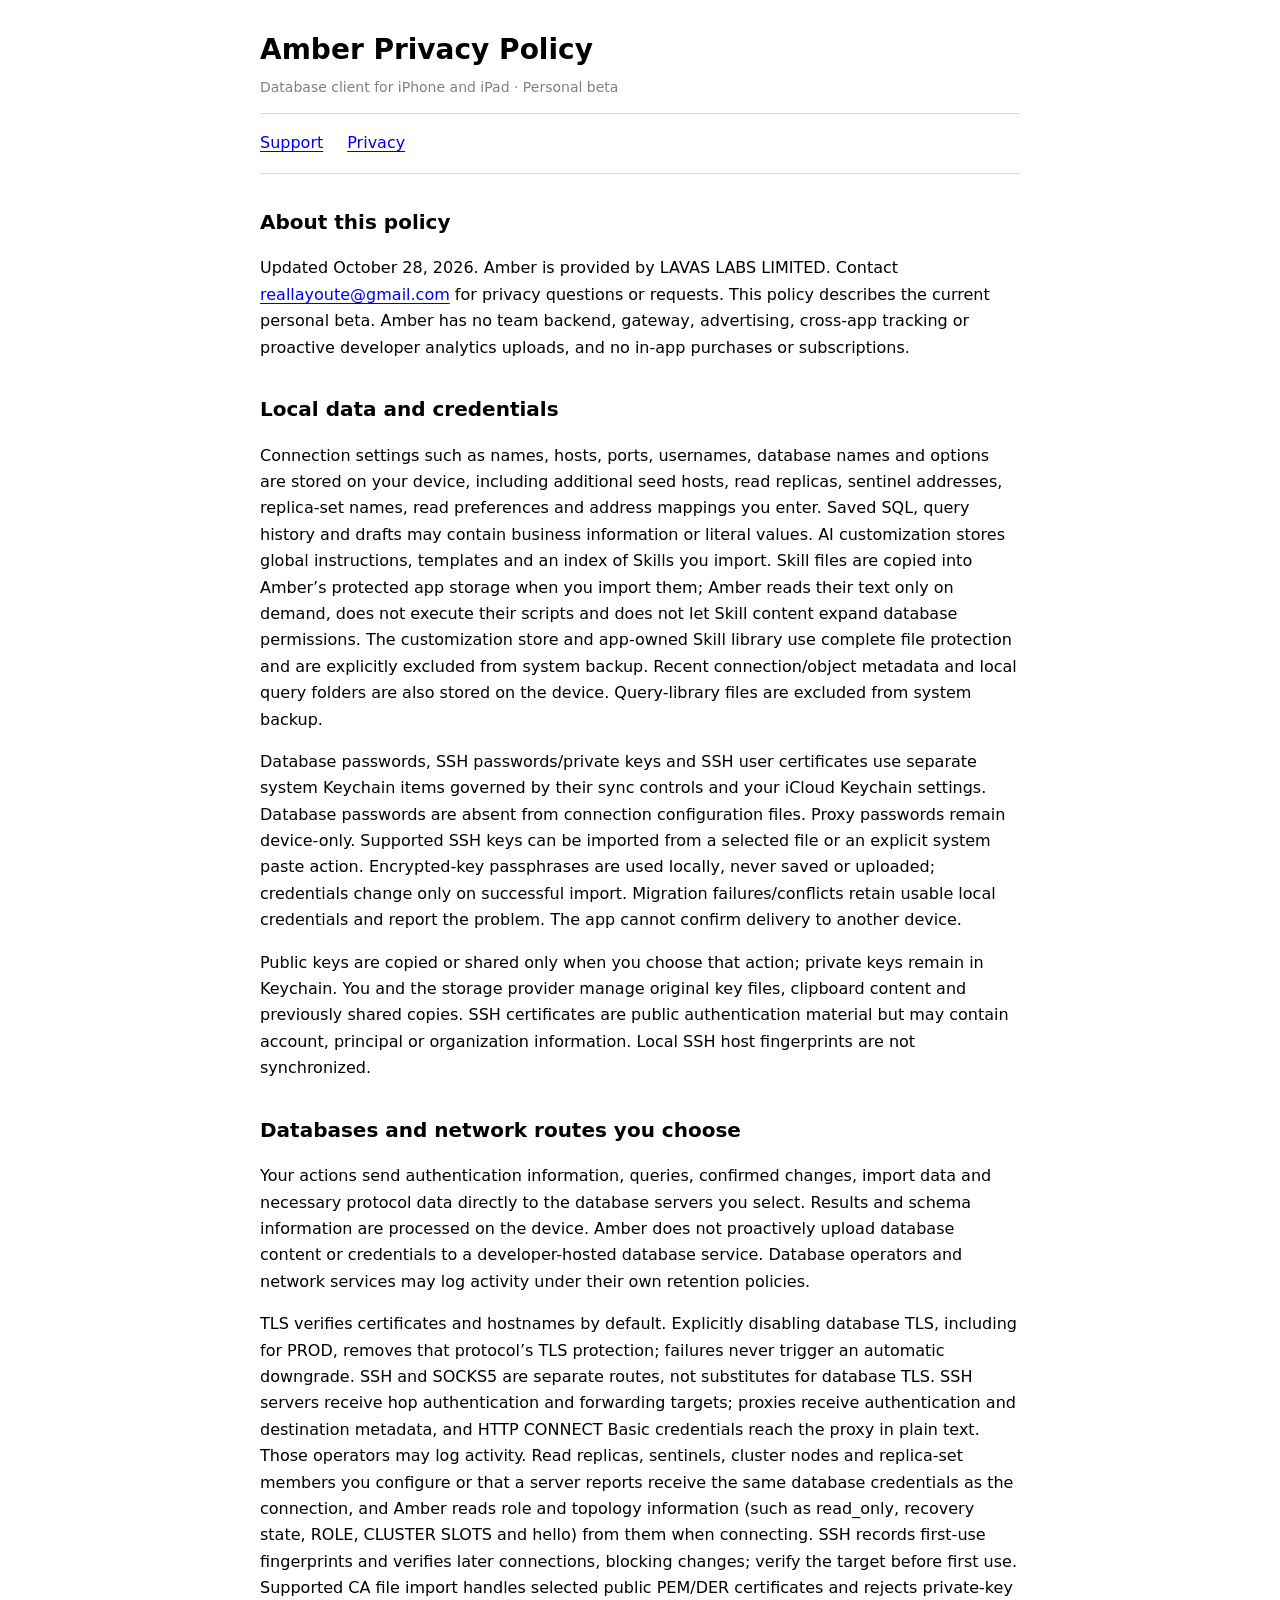
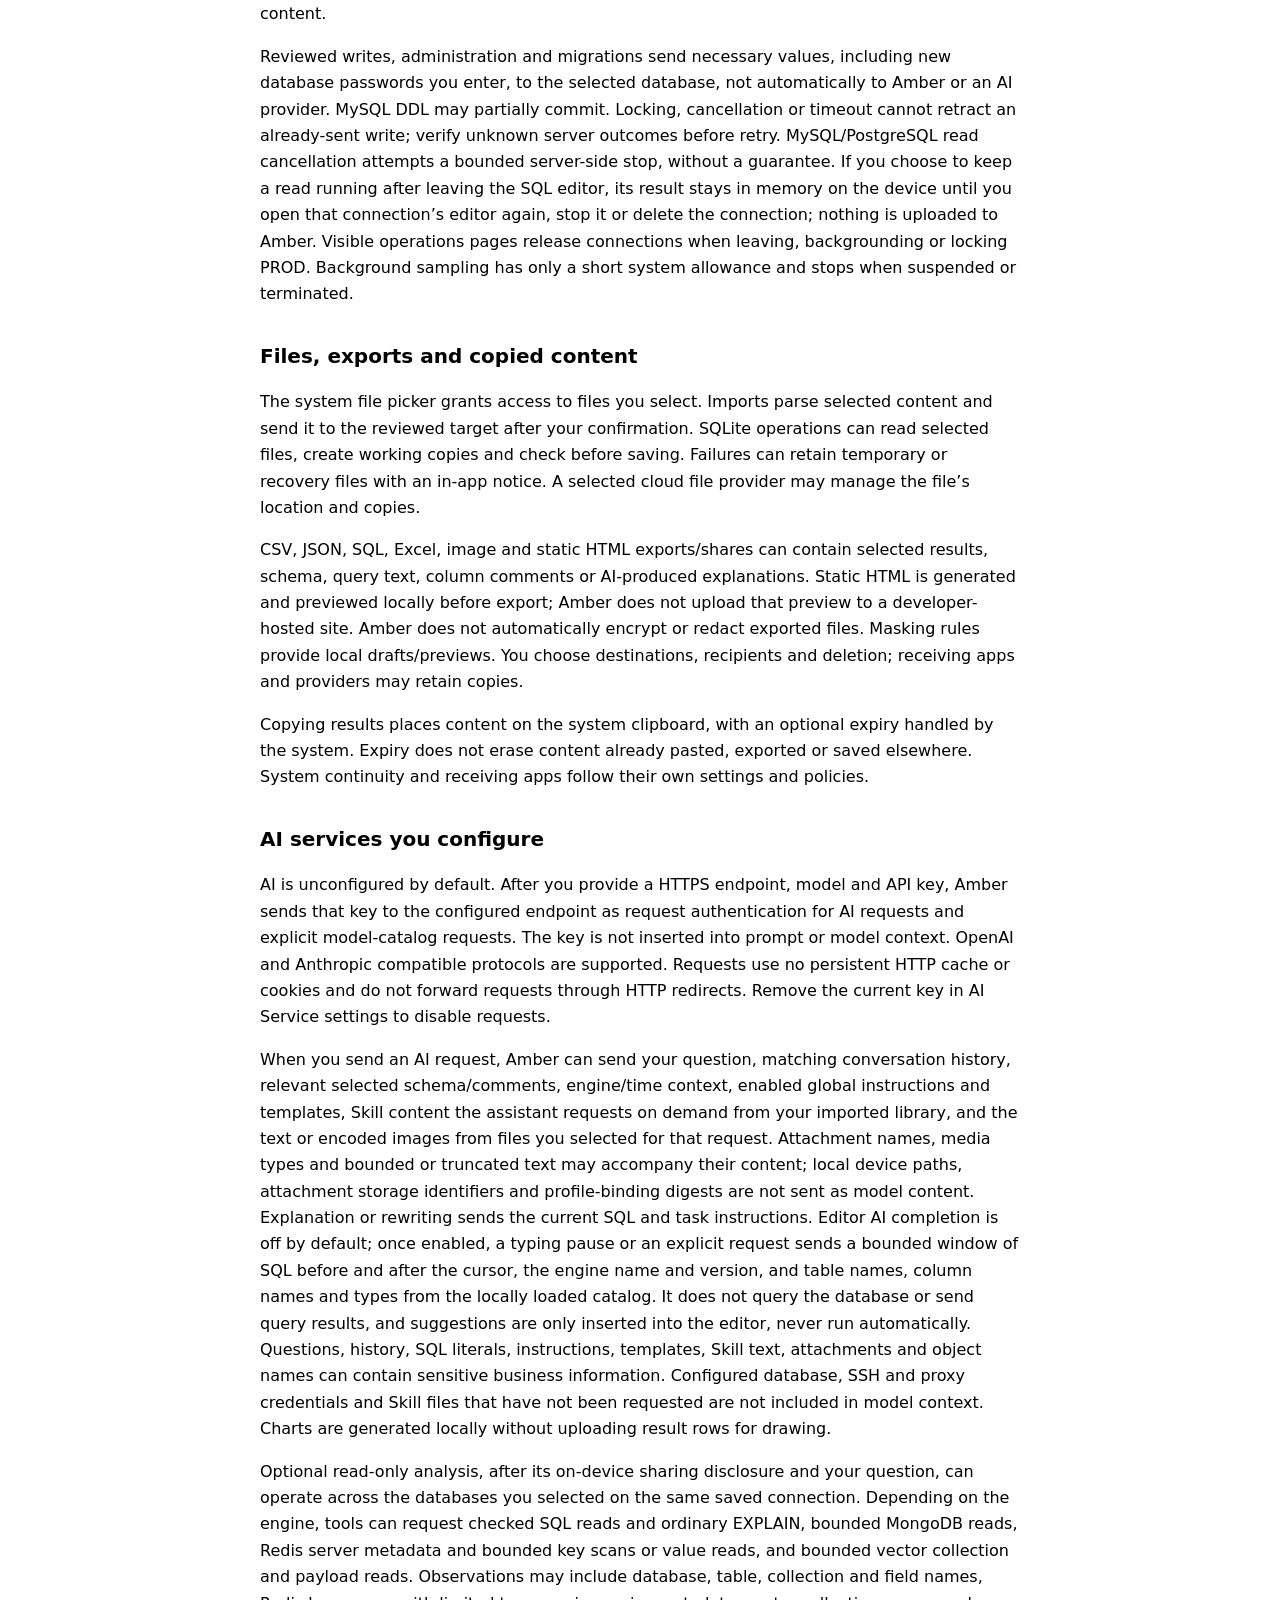
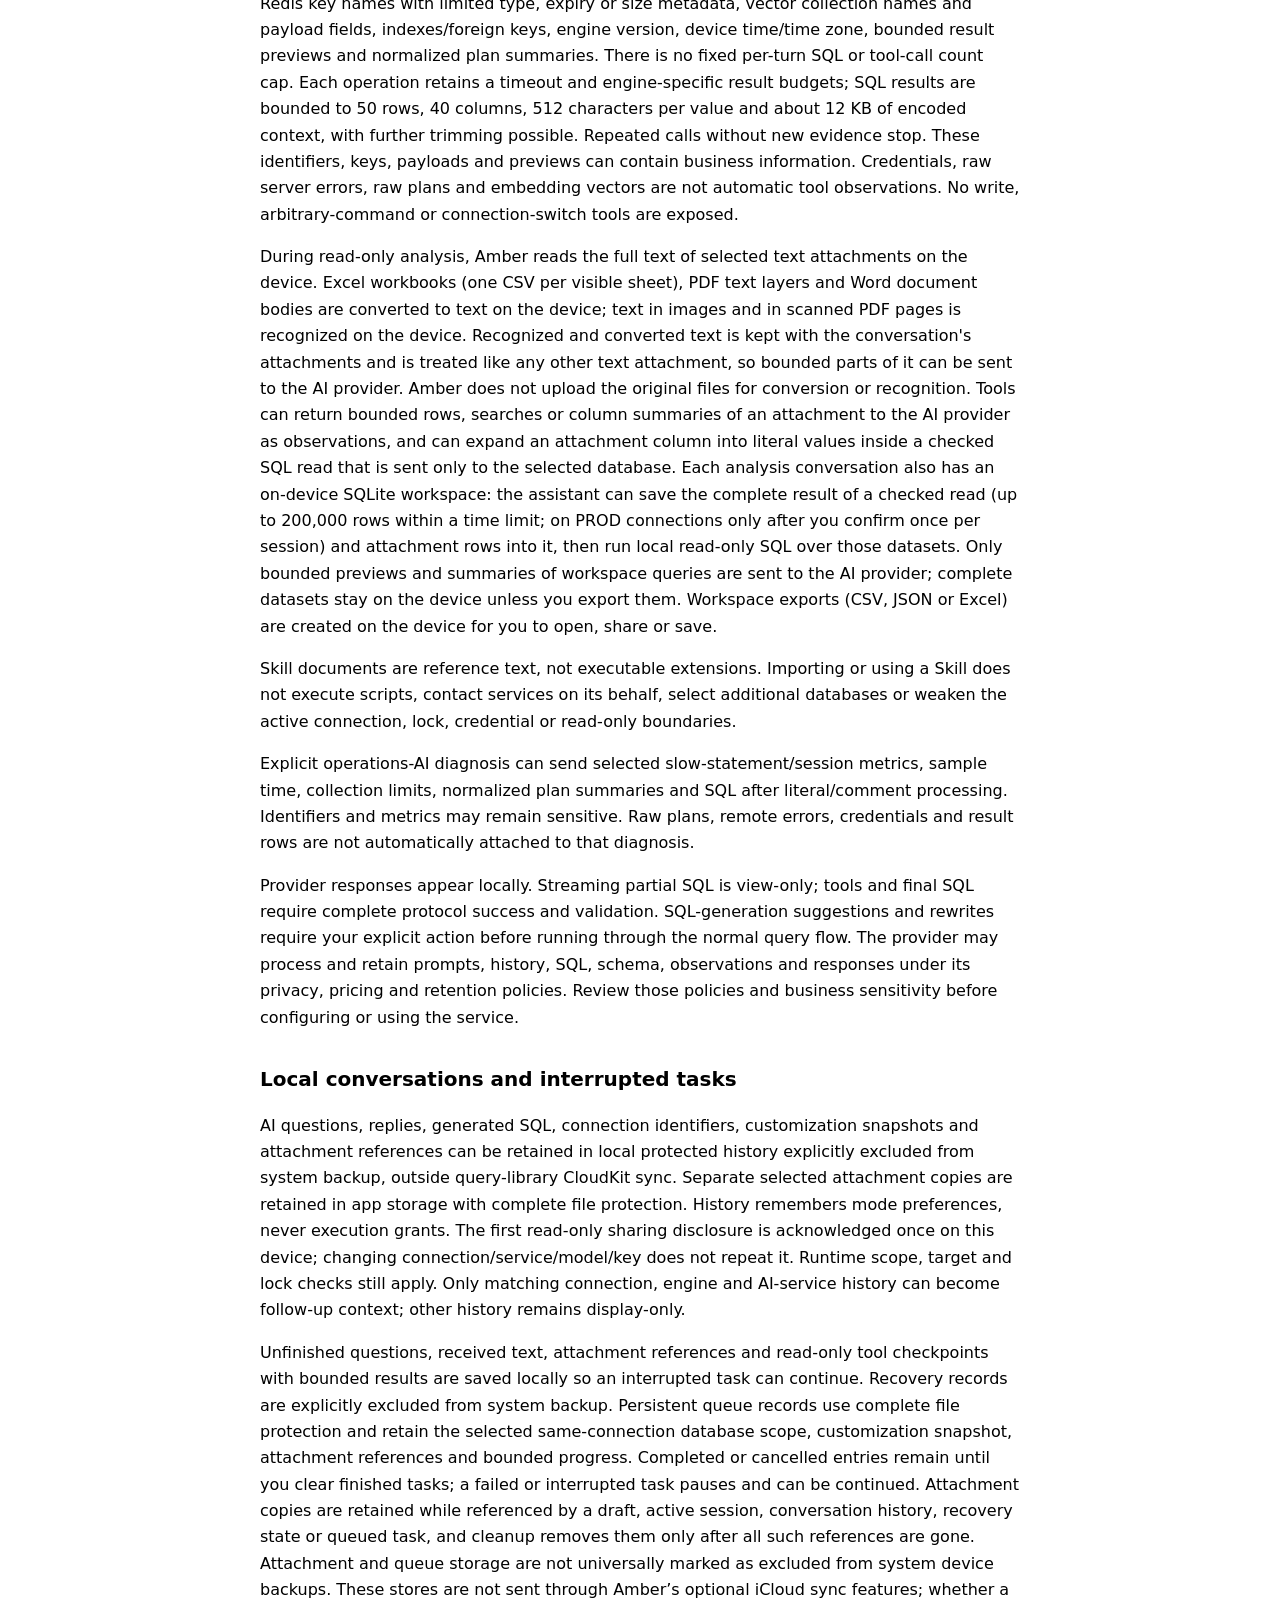
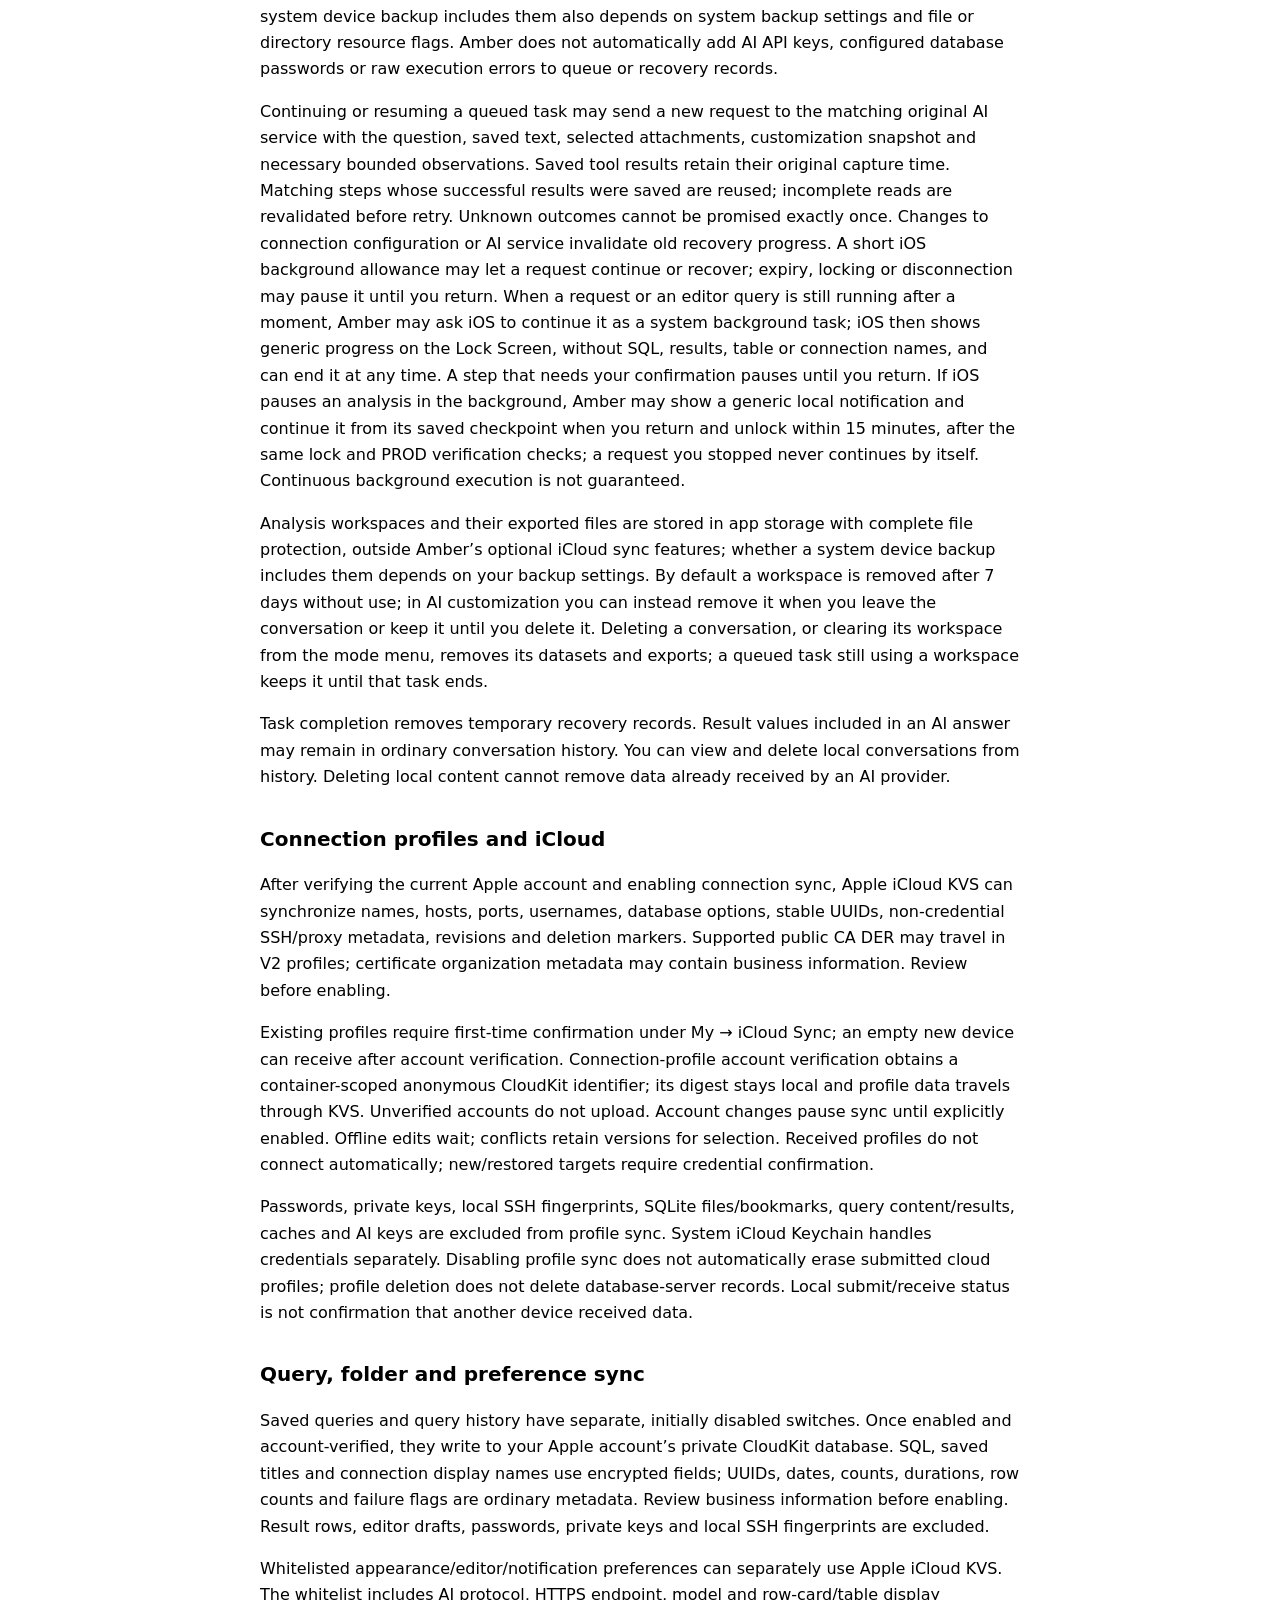
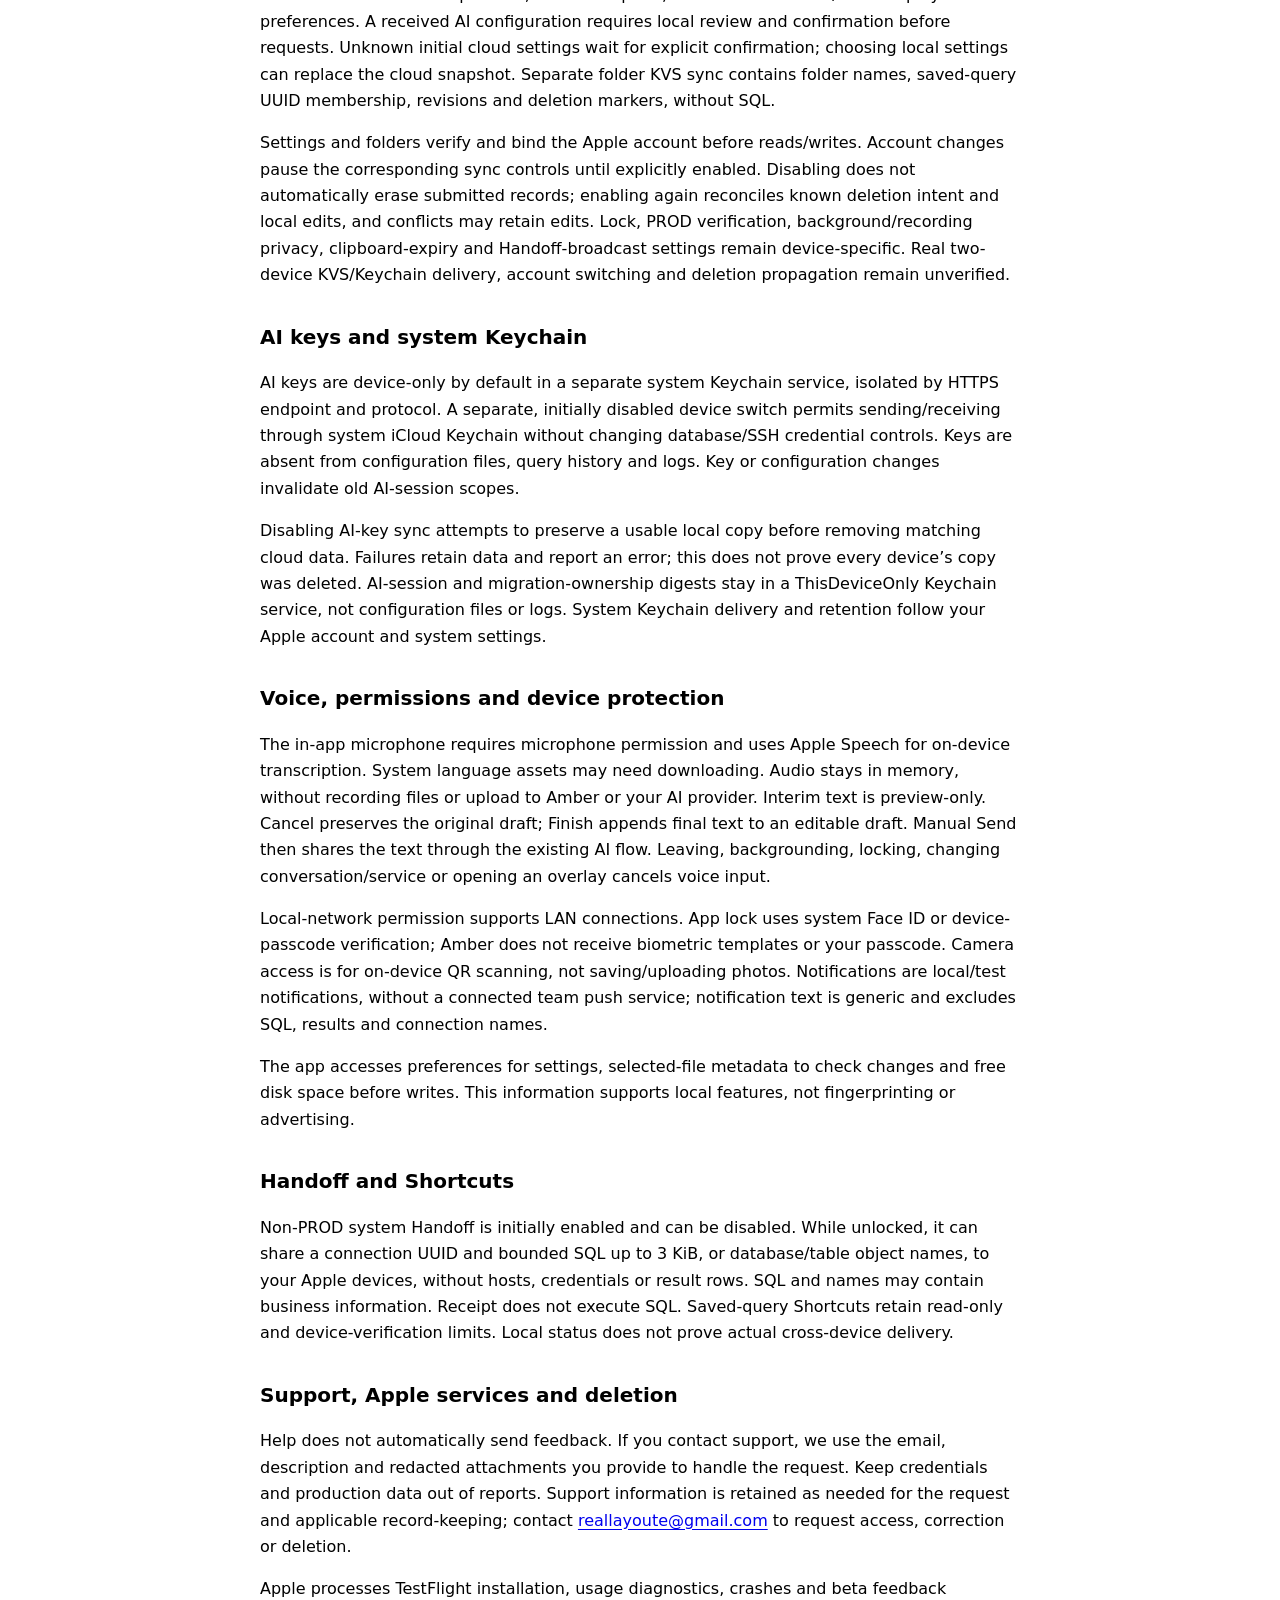
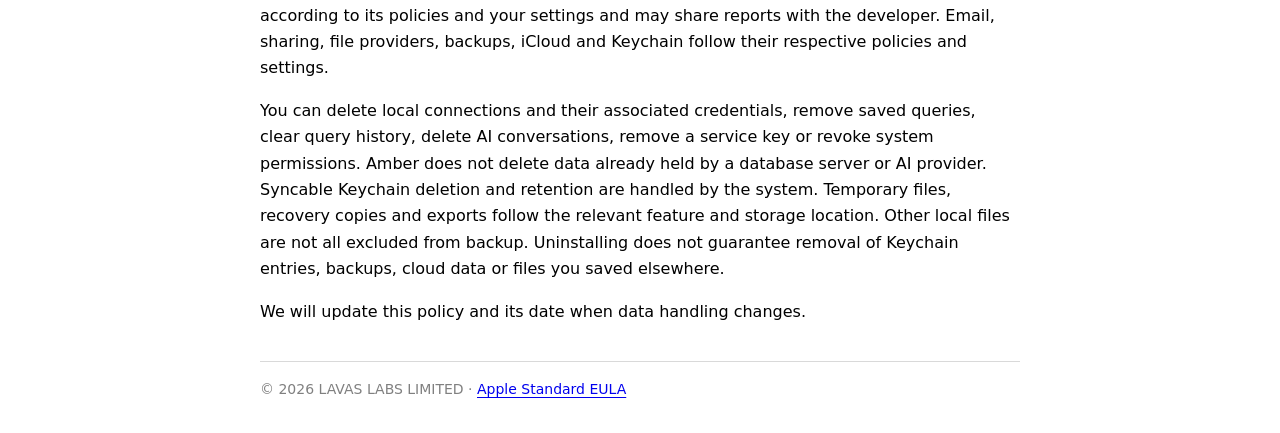
<file: amber/privacy.html>
<!doctype html>
<html lang="en"><head>
<meta charset="utf-8"><meta name="viewport" content="width=device-width,initial-scale=1">
<meta name="description" content="How Amber handles local data, database connections, AI context, recovery files, credentials and Apple services."><title>Amber · Privacy Policy</title>
<link rel="stylesheet" href="../style.css"></head><body><main>
<header><h1>Amber Privacy Policy</h1><p>Database client for iPhone and iPad · Personal beta</p></header>
<nav aria-label="Main"><a href="index.html">Support</a><a href="privacy.html" aria-current="page">Privacy</a></nav>
<section><h2>About this policy</h2>
<p>Updated October 28, 2026. Amber is provided by LAVAS LABS LIMITED. Contact <a href="mailto:reallayoute@gmail.com">reallayoute@gmail.com</a> for privacy questions or requests. This policy describes the current personal beta. Amber has no team backend, gateway, advertising, cross-app tracking or proactive developer analytics uploads, and no in-app purchases or subscriptions.</p>
</section>
<section><h2>Local data and credentials</h2>
<p>Connection settings such as names, hosts, ports, usernames, database names and options are stored on your device, including additional seed hosts, read replicas, sentinel addresses, replica-set names, read preferences and address mappings you enter. Saved SQL, query history and drafts may contain business information or literal values. AI customization stores global instructions, templates and an index of Skills you import. Skill files are copied into Amber’s protected app storage when you import them; Amber reads their text only on demand, does not execute their scripts and does not let Skill content expand database permissions. The customization store and app-owned Skill library use complete file protection and are explicitly excluded from system backup. Recent connection/object metadata and local query folders are also stored on the device. Query-library files are excluded from system backup.</p>
<p>Database passwords, SSH passwords/private keys and SSH user certificates use separate system Keychain items governed by their sync controls and your iCloud Keychain settings. Database passwords are absent from connection configuration files. Proxy passwords remain device-only. Supported SSH keys can be imported from a selected file or an explicit system paste action. Encrypted-key passphrases are used locally, never saved or uploaded; credentials change only on successful import. Migration failures/conflicts retain usable local credentials and report the problem. The app cannot confirm delivery to another device.</p>
<p>Public keys are copied or shared only when you choose that action; private keys remain in Keychain. You and the storage provider manage original key files, clipboard content and previously shared copies. SSH certificates are public authentication material but may contain account, principal or organization information. Local SSH host fingerprints are not synchronized.</p>
</section>
<section><h2>Databases and network routes you choose</h2>
<p>Your actions send authentication information, queries, confirmed changes, import data and necessary protocol data directly to the database servers you select. Results and schema information are processed on the device. Amber does not proactively upload database content or credentials to a developer-hosted database service. Database operators and network services may log activity under their own retention policies.</p>
<p>TLS verifies certificates and hostnames by default. Explicitly disabling database TLS, including for PROD, removes that protocol’s TLS protection; failures never trigger an automatic downgrade. SSH and SOCKS5 are separate routes, not substitutes for database TLS. SSH servers receive hop authentication and forwarding targets; proxies receive authentication and destination metadata, and HTTP CONNECT Basic credentials reach the proxy in plain text. Those operators may log activity. Read replicas, sentinels, cluster nodes and replica-set members you configure or that a server reports receive the same database credentials as the connection, and Amber reads role and topology information (such as read_only, recovery state, ROLE, CLUSTER SLOTS and hello) from them when connecting. SSH records first-use fingerprints and verifies later connections, blocking changes; verify the target before first use. Supported CA file import handles selected public PEM/DER certificates and rejects private-key content.</p>
<p>Reviewed writes, administration and migrations send necessary values, including new database passwords you enter, to the selected database, not automatically to Amber or an AI provider. MySQL DDL may partially commit. Locking, cancellation or timeout cannot retract an already-sent write; verify unknown server outcomes before retry. MySQL/PostgreSQL read cancellation attempts a bounded server-side stop, without a guarantee. If you choose to keep a read running after leaving the SQL editor, its result stays in memory on the device until you open that connection’s editor again, stop it or delete the connection; nothing is uploaded to Amber. Visible operations pages release connections when leaving, backgrounding or locking PROD. Background sampling has only a short system allowance and stops when suspended or terminated.</p>
</section>
<section><h2>Files, exports and copied content</h2>
<p>The system file picker grants access to files you select. Imports parse selected content and send it to the reviewed target after your confirmation. SQLite operations can read selected files, create working copies and check before saving. Failures can retain temporary or recovery files with an in-app notice. A selected cloud file provider may manage the file’s location and copies.</p>
<p>CSV, JSON, SQL, Excel, image and static HTML exports/shares can contain selected results, schema, query text, column comments or AI-produced explanations. Static HTML is generated and previewed locally before export; Amber does not upload that preview to a developer-hosted site. Amber does not automatically encrypt or redact exported files. Masking rules provide local drafts/previews. You choose destinations, recipients and deletion; receiving apps and providers may retain copies.</p>
<p>Copying results places content on the system clipboard, with an optional expiry handled by the system. Expiry does not erase content already pasted, exported or saved elsewhere. System continuity and receiving apps follow their own settings and policies.</p>
</section>
<section><h2>AI services you configure</h2>
<p>AI is unconfigured by default. After you provide a HTTPS endpoint, model and API key, Amber sends that key to the configured endpoint as request authentication for AI requests and explicit model-catalog requests. The key is not inserted into prompt or model context. OpenAI and Anthropic compatible protocols are supported. Requests use no persistent HTTP cache or cookies and do not forward requests through HTTP redirects. Remove the current key in AI Service settings to disable requests.</p>
<p>When you send an AI request, Amber can send your question, matching conversation history, relevant selected schema/comments, engine/time context, enabled global instructions and templates, Skill content the assistant requests on demand from your imported library, and the text or encoded images from files you selected for that request. Attachment names, media types and bounded or truncated text may accompany their content; local device paths, attachment storage identifiers and profile-binding digests are not sent as model content. Explanation or rewriting sends the current SQL and task instructions. Editor AI completion is off by default; once enabled, a typing pause or an explicit request sends a bounded window of SQL before and after the cursor, the engine name and version, and table names, column names and types from the locally loaded catalog. It does not query the database or send query results, and suggestions are only inserted into the editor, never run automatically. Questions, history, SQL literals, instructions, templates, Skill text, attachments and object names can contain sensitive business information. Configured database, SSH and proxy credentials and Skill files that have not been requested are not included in model context. Charts are generated locally without uploading result rows for drawing.</p>
<p>Optional read-only analysis, after its on-device sharing disclosure and your question, can operate across the databases you selected on the same saved connection. Depending on the engine, tools can request checked SQL reads and ordinary EXPLAIN, bounded MongoDB reads, Redis server metadata and bounded key scans or value reads, and bounded vector collection and payload reads. Observations may include database, table, collection and field names, Redis key names with limited type, expiry or size metadata, vector collection names and payload fields, indexes/foreign keys, engine version, device time/time zone, bounded result previews and normalized plan summaries. There is no fixed per-turn SQL or tool-call count cap. Each operation retains a timeout and engine-specific result budgets; SQL results are bounded to 50 rows, 40 columns, 512 characters per value and about 12 KB of encoded context, with further trimming possible. Repeated calls without new evidence stop. These identifiers, keys, payloads and previews can contain business information. Credentials, raw server errors, raw plans and embedding vectors are not automatic tool observations. No write, arbitrary-command or connection-switch tools are exposed.</p>
<p>During read-only analysis, Amber reads the full text of selected text attachments on the device. Excel workbooks (one CSV per visible sheet), PDF text layers and Word document bodies are converted to text on the device; text in images and in scanned PDF pages is recognized on the device. Recognized and converted text is kept with the conversation's attachments and is treated like any other text attachment, so bounded parts of it can be sent to the AI provider. Amber does not upload the original files for conversion or recognition. Tools can return bounded rows, searches or column summaries of an attachment to the AI provider as observations, and can expand an attachment column into literal values inside a checked SQL read that is sent only to the selected database. Each analysis conversation also has an on-device SQLite workspace: the assistant can save the complete result of a checked read (up to 200,000 rows within a time limit; on PROD connections only after you confirm once per session) and attachment rows into it, then run local read-only SQL over those datasets. Only bounded previews and summaries of workspace queries are sent to the AI provider; complete datasets stay on the device unless you export them. Workspace exports (CSV, JSON or Excel) are created on the device for you to open, share or save.</p>
<p>Skill documents are reference text, not executable extensions. Importing or using a Skill does not execute scripts, contact services on its behalf, select additional databases or weaken the active connection, lock, credential or read-only boundaries.</p>
<p>Explicit operations-AI diagnosis can send selected slow-statement/session metrics, sample time, collection limits, normalized plan summaries and SQL after literal/comment processing. Identifiers and metrics may remain sensitive. Raw plans, remote errors, credentials and result rows are not automatically attached to that diagnosis.</p>
<p>Provider responses appear locally. Streaming partial SQL is view-only; tools and final SQL require complete protocol success and validation. SQL-generation suggestions and rewrites require your explicit action before running through the normal query flow. The provider may process and retain prompts, history, SQL, schema, observations and responses under its privacy, pricing and retention policies. Review those policies and business sensitivity before configuring or using the service.</p>
</section>
<section><h2>Local conversations and interrupted tasks</h2>
<p>AI questions, replies, generated SQL, connection identifiers, customization snapshots and attachment references can be retained in local protected history explicitly excluded from system backup, outside query-library CloudKit sync. Separate selected attachment copies are retained in app storage with complete file protection. History remembers mode preferences, never execution grants. The first read-only sharing disclosure is acknowledged once on this device; changing connection/service/model/key does not repeat it. Runtime scope, target and lock checks still apply. Only matching connection, engine and AI-service history can become follow-up context; other history remains display-only.</p>
<p>Unfinished questions, received text, attachment references and read-only tool checkpoints with bounded results are saved locally so an interrupted task can continue. Recovery records are explicitly excluded from system backup. Persistent queue records use complete file protection and retain the selected same-connection database scope, customization snapshot, attachment references and bounded progress. Completed or cancelled entries remain until you clear finished tasks; a failed or interrupted task pauses and can be continued. Attachment copies are retained while referenced by a draft, active session, conversation history, recovery state or queued task, and cleanup removes them only after all such references are gone. Attachment and queue storage are not universally marked as excluded from system device backups. These stores are not sent through Amber’s optional iCloud sync features; whether a system device backup includes them also depends on system backup settings and file or directory resource flags. Amber does not automatically add AI API keys, configured database passwords or raw execution errors to queue or recovery records.</p>
<p>Continuing or resuming a queued task may send a new request to the matching original AI service with the question, saved text, selected attachments, customization snapshot and necessary bounded observations. Saved tool results retain their original capture time. Matching steps whose successful results were saved are reused; incomplete reads are revalidated before retry. Unknown outcomes cannot be promised exactly once. Changes to connection configuration or AI service invalidate old recovery progress. A short iOS background allowance may let a request continue or recover; expiry, locking or disconnection may pause it until you return. When a request or an editor query is still running after a moment, Amber may ask iOS to continue it as a system background task; iOS then shows generic progress on the Lock Screen, without SQL, results, table or connection names, and can end it at any time. A step that needs your confirmation pauses until you return. If iOS pauses an analysis in the background, Amber may show a generic local notification and continue it from its saved checkpoint when you return and unlock within 15 minutes, after the same lock and PROD verification checks; a request you stopped never continues by itself. Continuous background execution is not guaranteed.</p>
<p>Analysis workspaces and their exported files are stored in app storage with complete file protection, outside Amber’s optional iCloud sync features; whether a system device backup includes them depends on your backup settings. By default a workspace is removed after 7 days without use; in AI customization you can instead remove it when you leave the conversation or keep it until you delete it. Deleting a conversation, or clearing its workspace from the mode menu, removes its datasets and exports; a queued task still using a workspace keeps it until that task ends.</p>
<p>Task completion removes temporary recovery records. Result values included in an AI answer may remain in ordinary conversation history. You can view and delete local conversations from history. Deleting local content cannot remove data already received by an AI provider.</p>
</section>
<section><h2>Connection profiles and iCloud</h2>
<p>After verifying the current Apple account and enabling connection sync, Apple iCloud KVS can synchronize names, hosts, ports, usernames, database options, stable UUIDs, non-credential SSH/proxy metadata, revisions and deletion markers. Supported public CA DER may travel in V2 profiles; certificate organization metadata may contain business information. Review before enabling.</p>
<p>Existing profiles require first-time confirmation under My → iCloud Sync; an empty new device can receive after account verification. Connection-profile account verification obtains a container-scoped anonymous CloudKit identifier; its digest stays local and profile data travels through KVS. Unverified accounts do not upload. Account changes pause sync until explicitly enabled. Offline edits wait; conflicts retain versions for selection. Received profiles do not connect automatically; new/restored targets require credential confirmation.</p>
<p>Passwords, private keys, local SSH fingerprints, SQLite files/bookmarks, query content/results, caches and AI keys are excluded from profile sync. System iCloud Keychain handles credentials separately. Disabling profile sync does not automatically erase submitted cloud profiles; profile deletion does not delete database-server records. Local submit/receive status is not confirmation that another device received data.</p>
</section>
<section><h2>Query, folder and preference sync</h2>
<p>Saved queries and query history have separate, initially disabled switches. Once enabled and account-verified, they write to your Apple account’s private CloudKit database. SQL, saved titles and connection display names use encrypted fields; UUIDs, dates, counts, durations, row counts and failure flags are ordinary metadata. Review business information before enabling. Result rows, editor drafts, passwords, private keys and local SSH fingerprints are excluded.</p>
<p>Whitelisted appearance/editor/notification preferences can separately use Apple iCloud KVS. The whitelist includes AI protocol, HTTPS endpoint, model and row-card/table display preferences. A received AI configuration requires local review and confirmation before requests. Unknown initial cloud settings wait for explicit confirmation; choosing local settings can replace the cloud snapshot. Separate folder KVS sync contains folder names, saved-query UUID membership, revisions and deletion markers, without SQL.</p>
<p>Settings and folders verify and bind the Apple account before reads/writes. Account changes pause the corresponding sync controls until explicitly enabled. Disabling does not automatically erase submitted records; enabling again reconciles known deletion intent and local edits, and conflicts may retain edits. Lock, PROD verification, background/recording privacy, clipboard-expiry and Handoff-broadcast settings remain device-specific. Real two-device KVS/Keychain delivery, account switching and deletion propagation remain unverified.</p>
</section>
<section><h2>AI keys and system Keychain</h2>
<p>AI keys are device-only by default in a separate system Keychain service, isolated by HTTPS endpoint and protocol. A separate, initially disabled device switch permits sending/receiving through system iCloud Keychain without changing database/SSH credential controls. Keys are absent from configuration files, query history and logs. Key or configuration changes invalidate old AI-session scopes.</p>
<p>Disabling AI-key sync attempts to preserve a usable local copy before removing matching cloud data. Failures retain data and report an error; this does not prove every device’s copy was deleted. AI-session and migration-ownership digests stay in a ThisDeviceOnly Keychain service, not configuration files or logs. System Keychain delivery and retention follow your Apple account and system settings.</p>
</section>
<section><h2>Voice, permissions and device protection</h2>
<p>The in-app microphone requires microphone permission and uses Apple Speech for on-device transcription. System language assets may need downloading. Audio stays in memory, without recording files or upload to Amber or your AI provider. Interim text is preview-only. Cancel preserves the original draft; Finish appends final text to an editable draft. Manual Send then shares the text through the existing AI flow. Leaving, backgrounding, locking, changing conversation/service or opening an overlay cancels voice input.</p>
<p>Local-network permission supports LAN connections. App lock uses system Face ID or device-passcode verification; Amber does not receive biometric templates or your passcode. Camera access is for on-device QR scanning, not saving/uploading photos. Notifications are local/test notifications, without a connected team push service; notification text is generic and excludes SQL, results and connection names.</p>
<p>The app accesses preferences for settings, selected-file metadata to check changes and free disk space before writes. This information supports local features, not fingerprinting or advertising.</p>
</section>
<section><h2>Handoff and Shortcuts</h2>
<p>Non-PROD system Handoff is initially enabled and can be disabled. While unlocked, it can share a connection UUID and bounded SQL up to 3 KiB, or database/table object names, to your Apple devices, without hosts, credentials or result rows. SQL and names may contain business information. Receipt does not execute SQL. Saved-query Shortcuts retain read-only and device-verification limits. Local status does not prove actual cross-device delivery.</p>
</section>
<section><h2>Support, Apple services and deletion</h2>
<p>Help does not automatically send feedback. If you contact support, we use the email, description and redacted attachments you provide to handle the request. Keep credentials and production data out of reports. Support information is retained as needed for the request and applicable record-keeping; contact <a href="mailto:reallayoute@gmail.com">reallayoute@gmail.com</a> to request access, correction or deletion.</p>
<p>Apple processes TestFlight installation, usage diagnostics, crashes and beta feedback according to its policies and your settings and may share reports with the developer. Email, sharing, file providers, backups, iCloud and Keychain follow their respective policies and settings.</p>
<p>You can delete local connections and their associated credentials, remove saved queries, clear query history, delete AI conversations, remove a service key or revoke system permissions. Amber does not delete data already held by a database server or AI provider. Syncable Keychain deletion and retention are handled by the system. Temporary files, recovery copies and exports follow the relevant feature and storage location. Other local files are not all excluded from backup. Uninstalling does not guarantee removal of Keychain entries, backups, cloud data or files you saved elsewhere.</p>
<p>We will update this policy and its date when data handling changes.</p>
</section>
<footer>© 2026 LAVAS LABS LIMITED · <a href="https://www.apple.com/legal/internet-services/itunes/dev/stdeula/">Apple Standard EULA</a></footer>
</main></body></html>
</file>
<file: style.css>
:root{color-scheme:light dark;font:16px/1.65 system-ui,-apple-system,BlinkMacSystemFont,sans-serif}body{margin:0;background:Canvas;color:CanvasText}main{max-width:760px;margin:0 auto;padding:32px 24px}h1{font-size:28px;line-height:1.3;margin:0}header p,footer{color:GrayText;font-size:14px}nav{display:flex;gap:24px;padding:16px 0;border-block:1px solid color-mix(in srgb,CanvasText 15%,transparent)}a{color:LinkText;text-underline-offset:3px}h2{font-size:20px;margin-top:32px}h3{font-size:17px;margin-bottom:4px}p{margin-top:8px}hr{border:0;border-top:1px solid color-mix(in srgb,CanvasText 15%,transparent);margin:32px 0}footer{border-top:1px solid color-mix(in srgb,CanvasText 15%,transparent);margin-top:36px;padding-top:16px}@media(max-width:480px){main{padding:24px 18px}}
</file>
